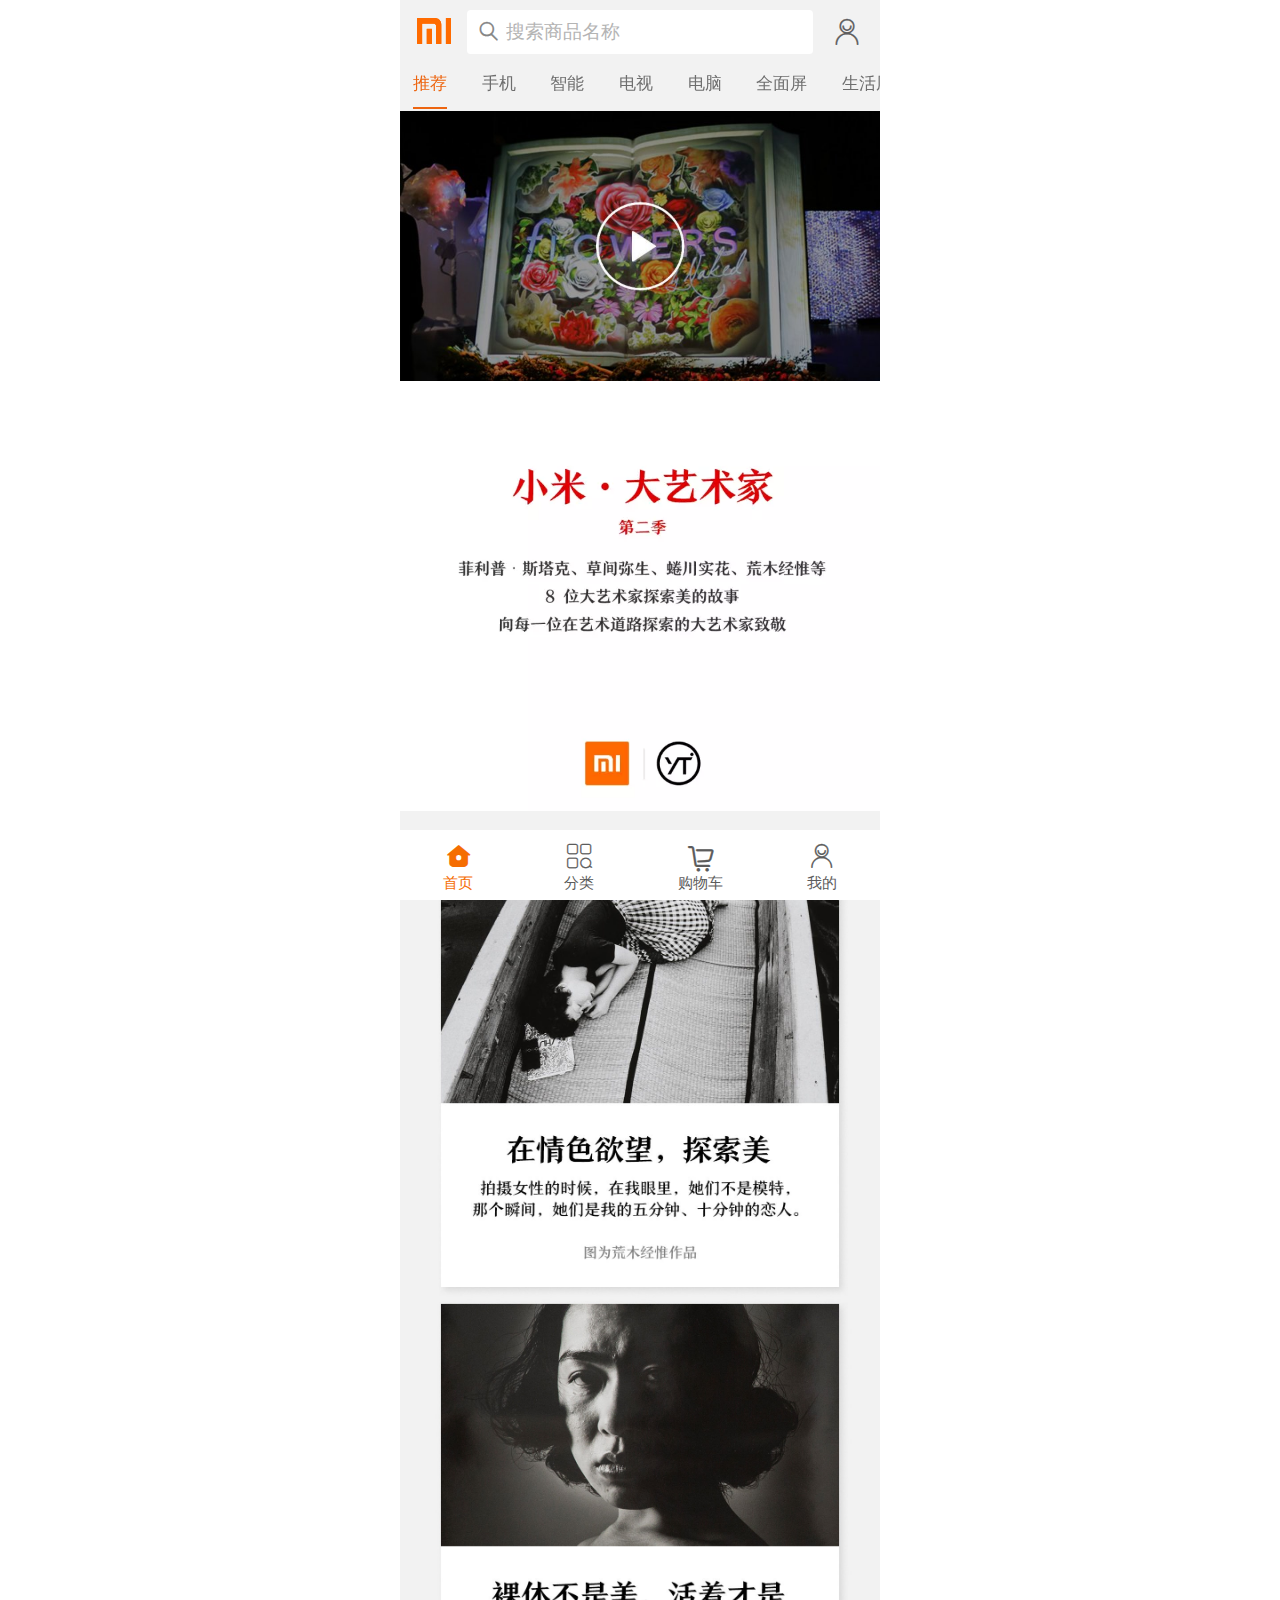
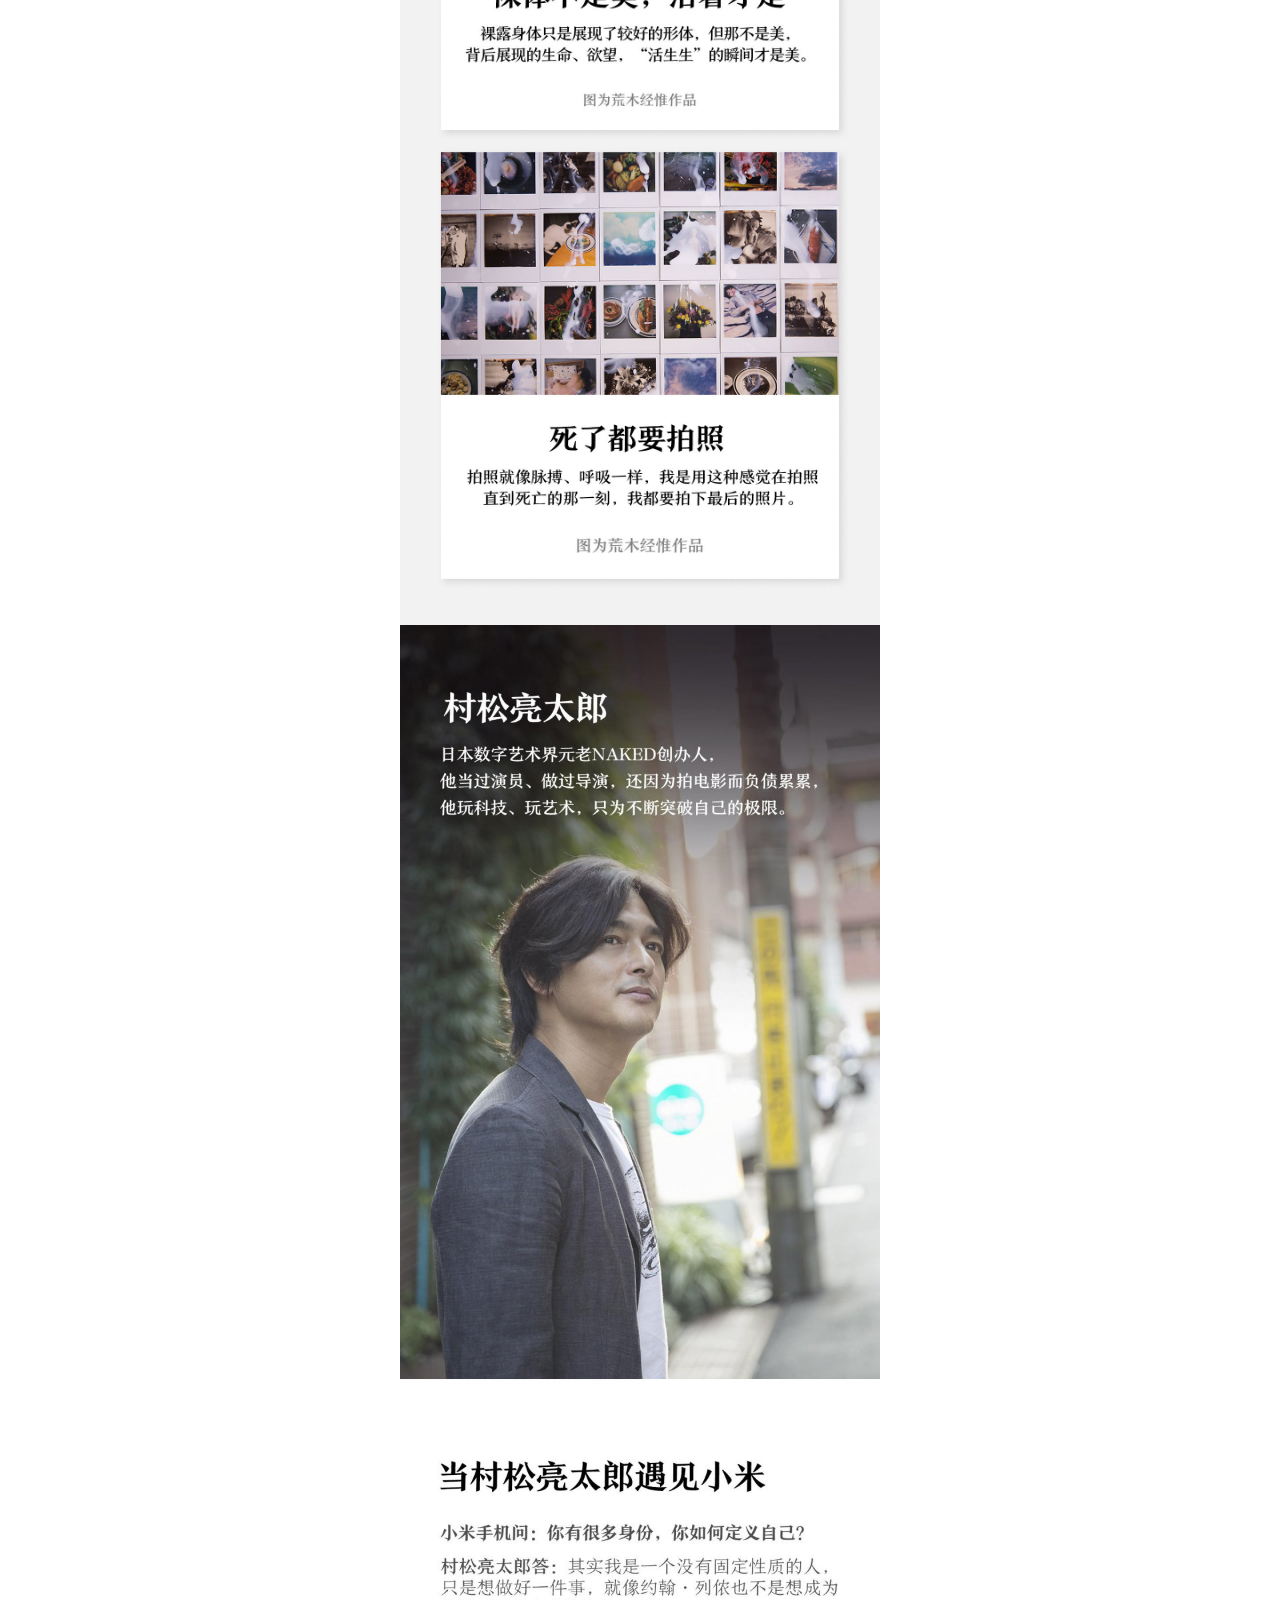
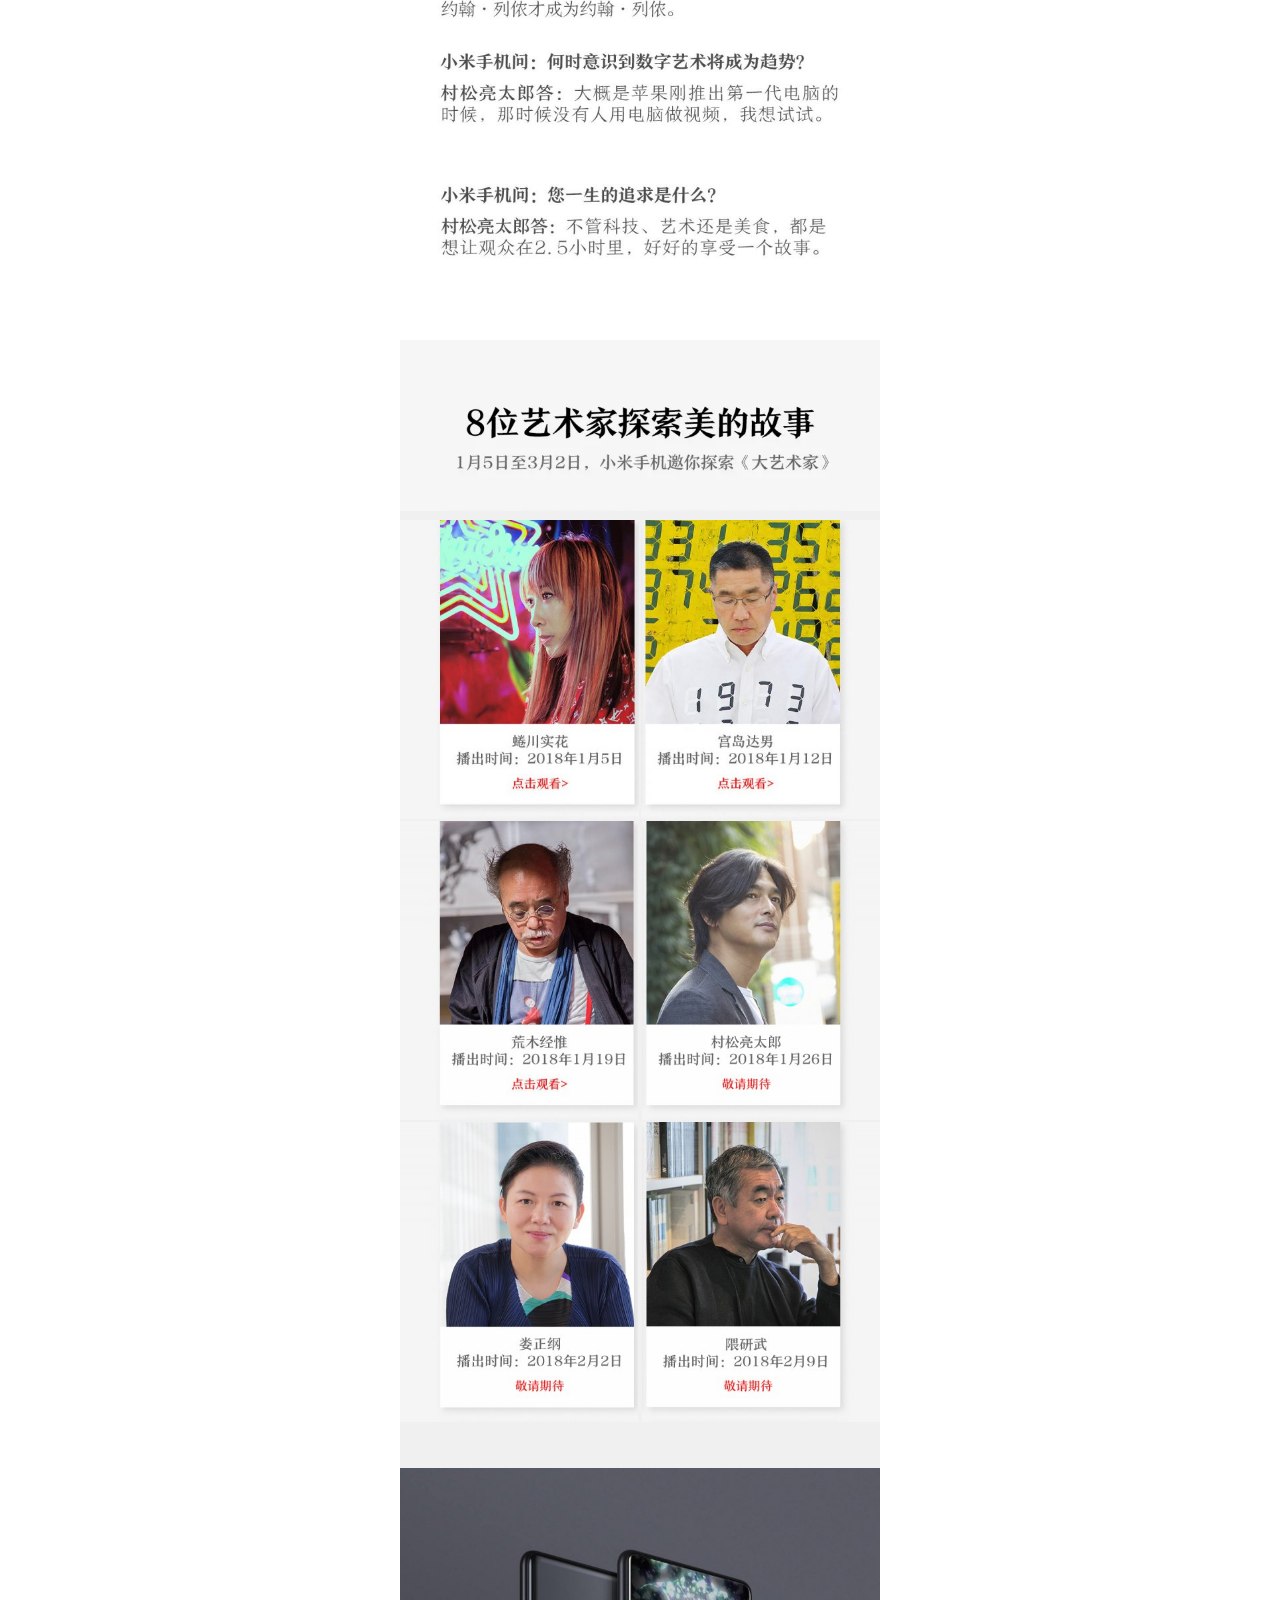
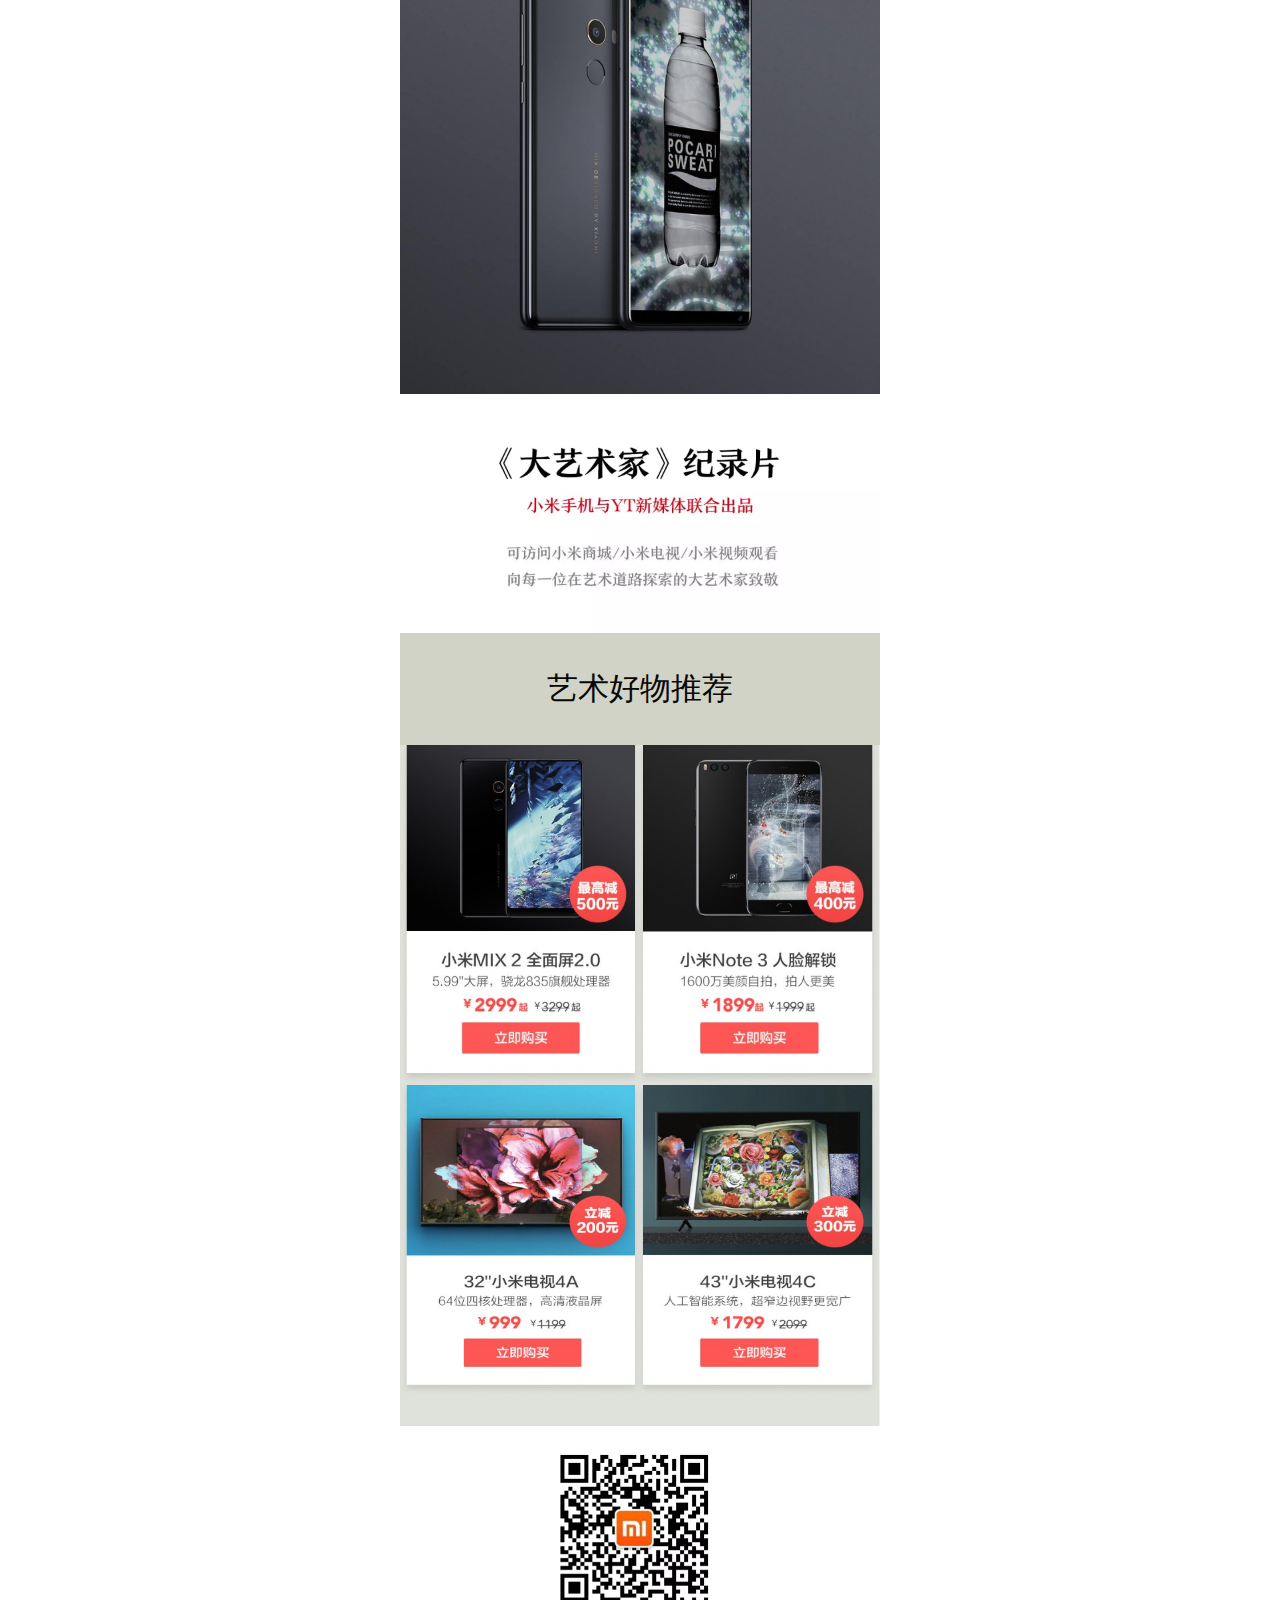
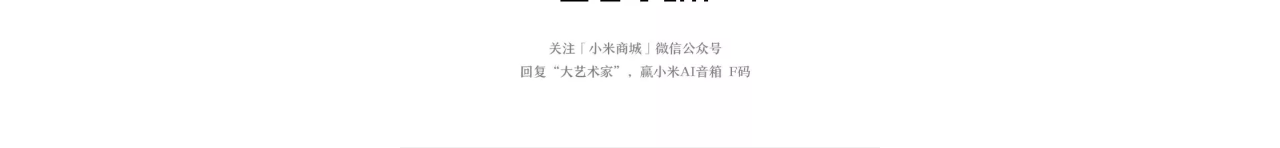
<file: submenu/art.html>
<!doctype html>
<html>
<head>
<meta charset="utf-8">
<meta name="viewport" content="width=device-width, initial-scale=1.0, minimum-scale=1.0, maximum-scale=1.0, user-scalable=yes">
<title>小米商城-小米官方网站，小米手机，红米手机</title>
<link rel="shortcut icon" type="image/icon" href="../favicon.ico"/>
<link rel="stylesheet" type="text/css" href="../style/m_base.css">
<link rel="stylesheet" type="text/css" href="../style/swiper-4.1.0.min.css">
<link rel="stylesheet" type="text/css" href="../style/art.css">
<link rel="stylesheet" type="text/css" href="../js/swiper-4.1.0.min.js">
<script src="../js/adaptive.js"></script>
</head>

<body>
<!--header-->
<header class="header">
    <div class="header-up">
        <div class="header-up-l">
             <img src="../images/head.png"/>
        </div>
        <div class="header-up-m">
            <form action="" method="post">
                <input type="search" placeholder="搜索商品名称"/>
                <button class="iconfont">&#xe627;</button>
            </form>
        </div>
        <div class="header-up-r">
             <a href="#" class="iconfont">&#xe64f;</a>
        </div>
    </div>
    <div class="header-down">
        <!-- Swiper -->
        <div class="swiper-container swiper-down">
           <div class="swiper-wrapper">
              <div class="swiper-slide"><a href="../index.html">推荐</a></div>
              <div class="swiper-slide"><a href="#">手机</a></div>
              <div class="swiper-slide"><a href="#">智能</a></div>
              <div class="swiper-slide"><a href="#">电视</a></div>
              <div class="swiper-slide"><a href="#">电脑</a></div>
              <div class="swiper-slide"><a href="#">全面屏</a></div>
              <div class="swiper-slide"><a href="#">生活周边</a></div>
              <div class="swiper-slide"><a href="#">盒子</a></div>
              <div class="swiper-slide"><a href="art.html">艺术</a></div>
           </div>
        </div>       
         <!-- Swiper JS -->
         <script src="../js/swiper-4.1.0.min.js"></script> 
         <script>
            var swiper = new Swiper('.swiper-down', {			
              slidesPerView: 'auto',
			  loopedSlides : 9,
              spaceBetween: 4,
	          freeMode : true,
              slideToClickedSlide: true,
              loop: true,
              loopFillGroupWithBlank: true,
              pagination: {
                el: '.swiper-pagination',
                clickable: true,
              },
            });
         </script>            
    </div>
</header>
<!--main-->
<div class="main">
      <!--section1-->
     <div class="section1">
           <img src="../images/art1.jpg"/>
           <img src="../images/art-1.jpg"/>
           <img src="../images/art3.jpg"/>
           <img src="../images/art2.jpg"/>
           <img src="../images/art4.jpg"/>
           <img src="../images/art5.jpg"/>
           <img src="../images/art7.jpg"/>
           <img src="../images/art7-1.jpg"/>
     </div>
     <!--section2-->
     <div class="section2">
          <a href="#"><img src="../images/art8.jpg"/></a>
          <a href="#"><img src="../images/art9.jpg"/></a>
          <a href="#"><img src="../images/art6.jpg"/></a>
          <a href="#"><img src="../images/art10.jpg"/></a>
          <a href="#"><img src="../images/art11.jpg"/></a>
          <a href="#"><img src="../images/art12.jpg"/></a>
     </div>
     <!--section3-->
     <div class="section3">
          <img src="../images/art15.jpg"/>
          <img src="../images/art14.jpg"/>
          <h2>艺术好物推荐</h2>
     </div> 
     <!--section4--> 
     <div class="section4">
         <a href="#"><img src="../images/art16.jpg"/></a>
          <a href="#"><img src="../images/art17.jpg"/></a>
          <a href="#"><img src="../images/art18.jpg"/></a>
          <a href="#"><img src="../images/art19.jpg"/></a>
     </div>
     <!--section5-->
     <div class="section5 clearfix">
          <img src="../images/art20.jpg"/> 
     </div>
</div>
<!--footer-->
<footer class="footer">
   <ul>
       <li><a href="#" class="footer-first">
           <i class="iconfont">&#xe6c9;</i>
           <p>首页</p>
       </a></li>
       <li><a href="#">
           <i class="iconfont">&#xe605;</i>
           <p>分类</p>
       </a></li>
       <li><a href="#">
           <i class="iconfont">&#xe607;</i>
           <p>购物车</p>
       </a></li>
       <li><a href="#">
           <i class="iconfont">&#xe64f;</i>
           <p>我的</p>
       </a></li>
   </ul>
</footer>

</body>
</html>
</file>
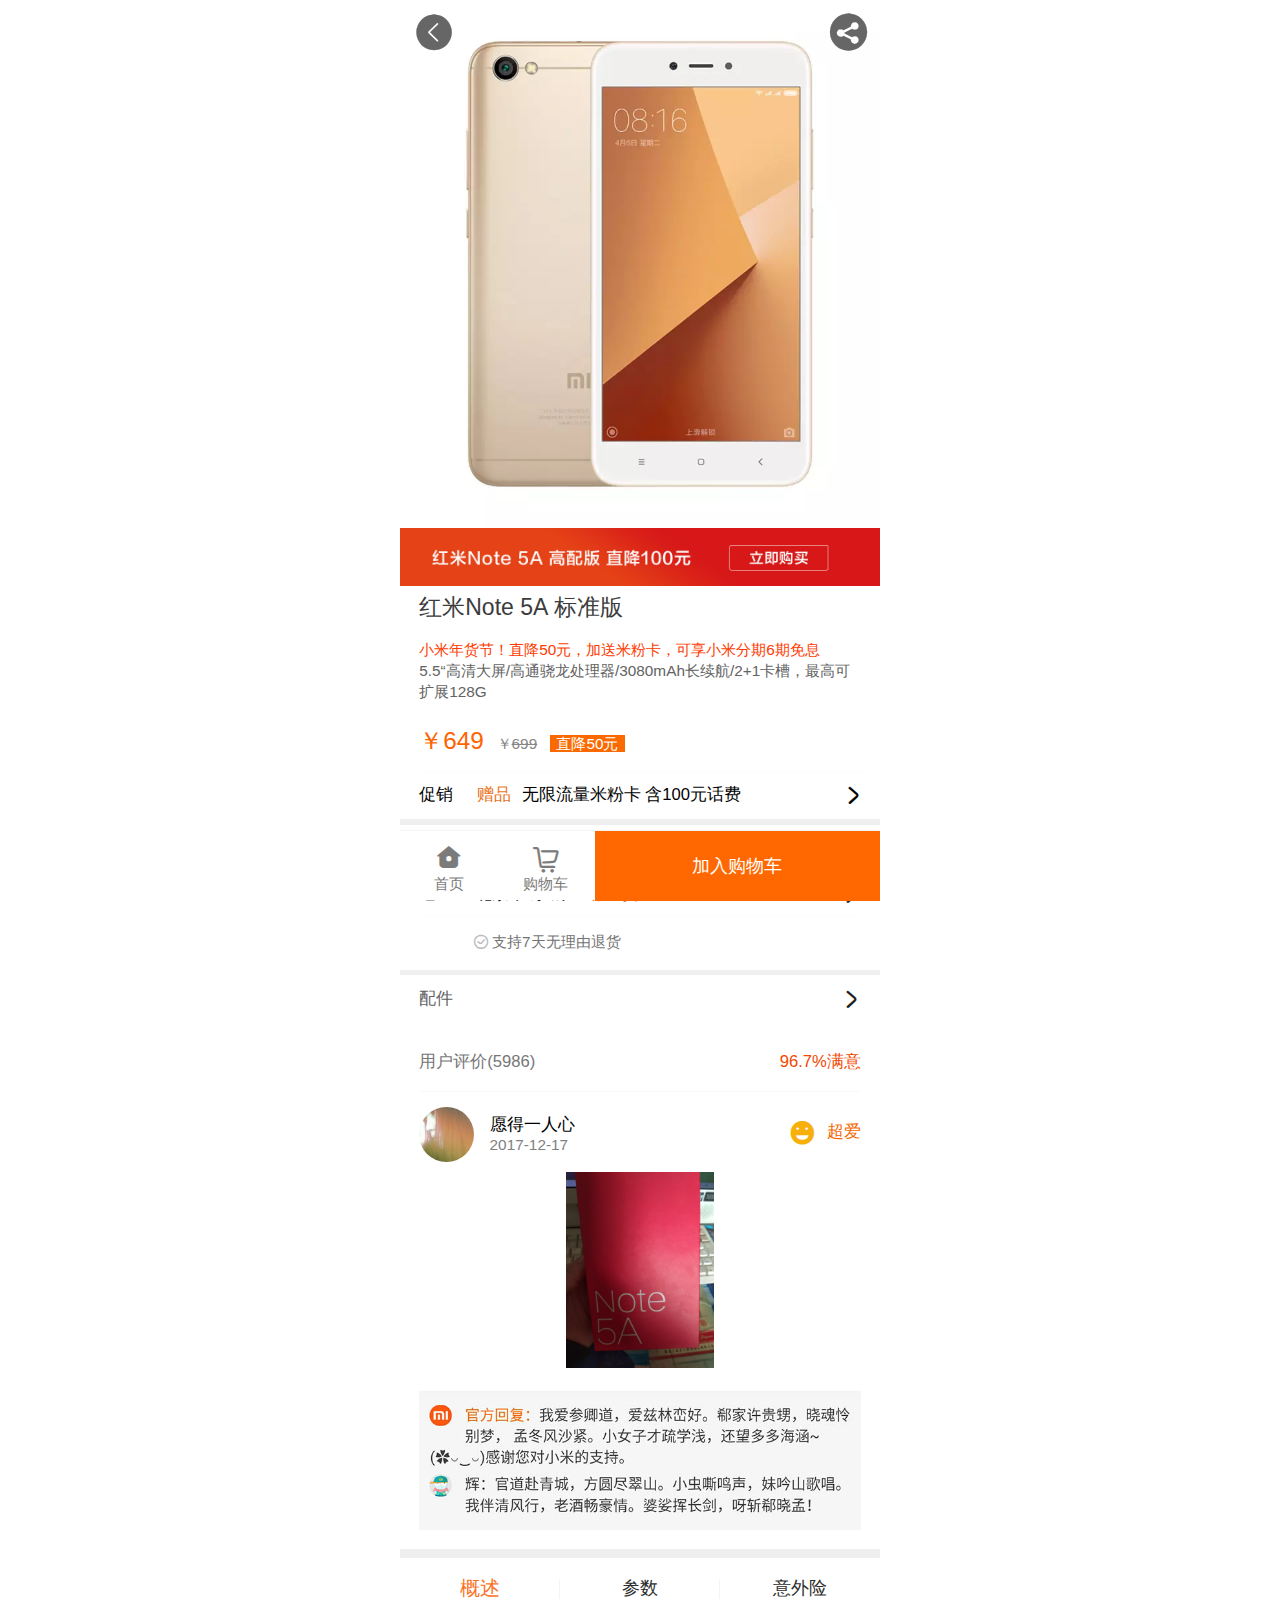
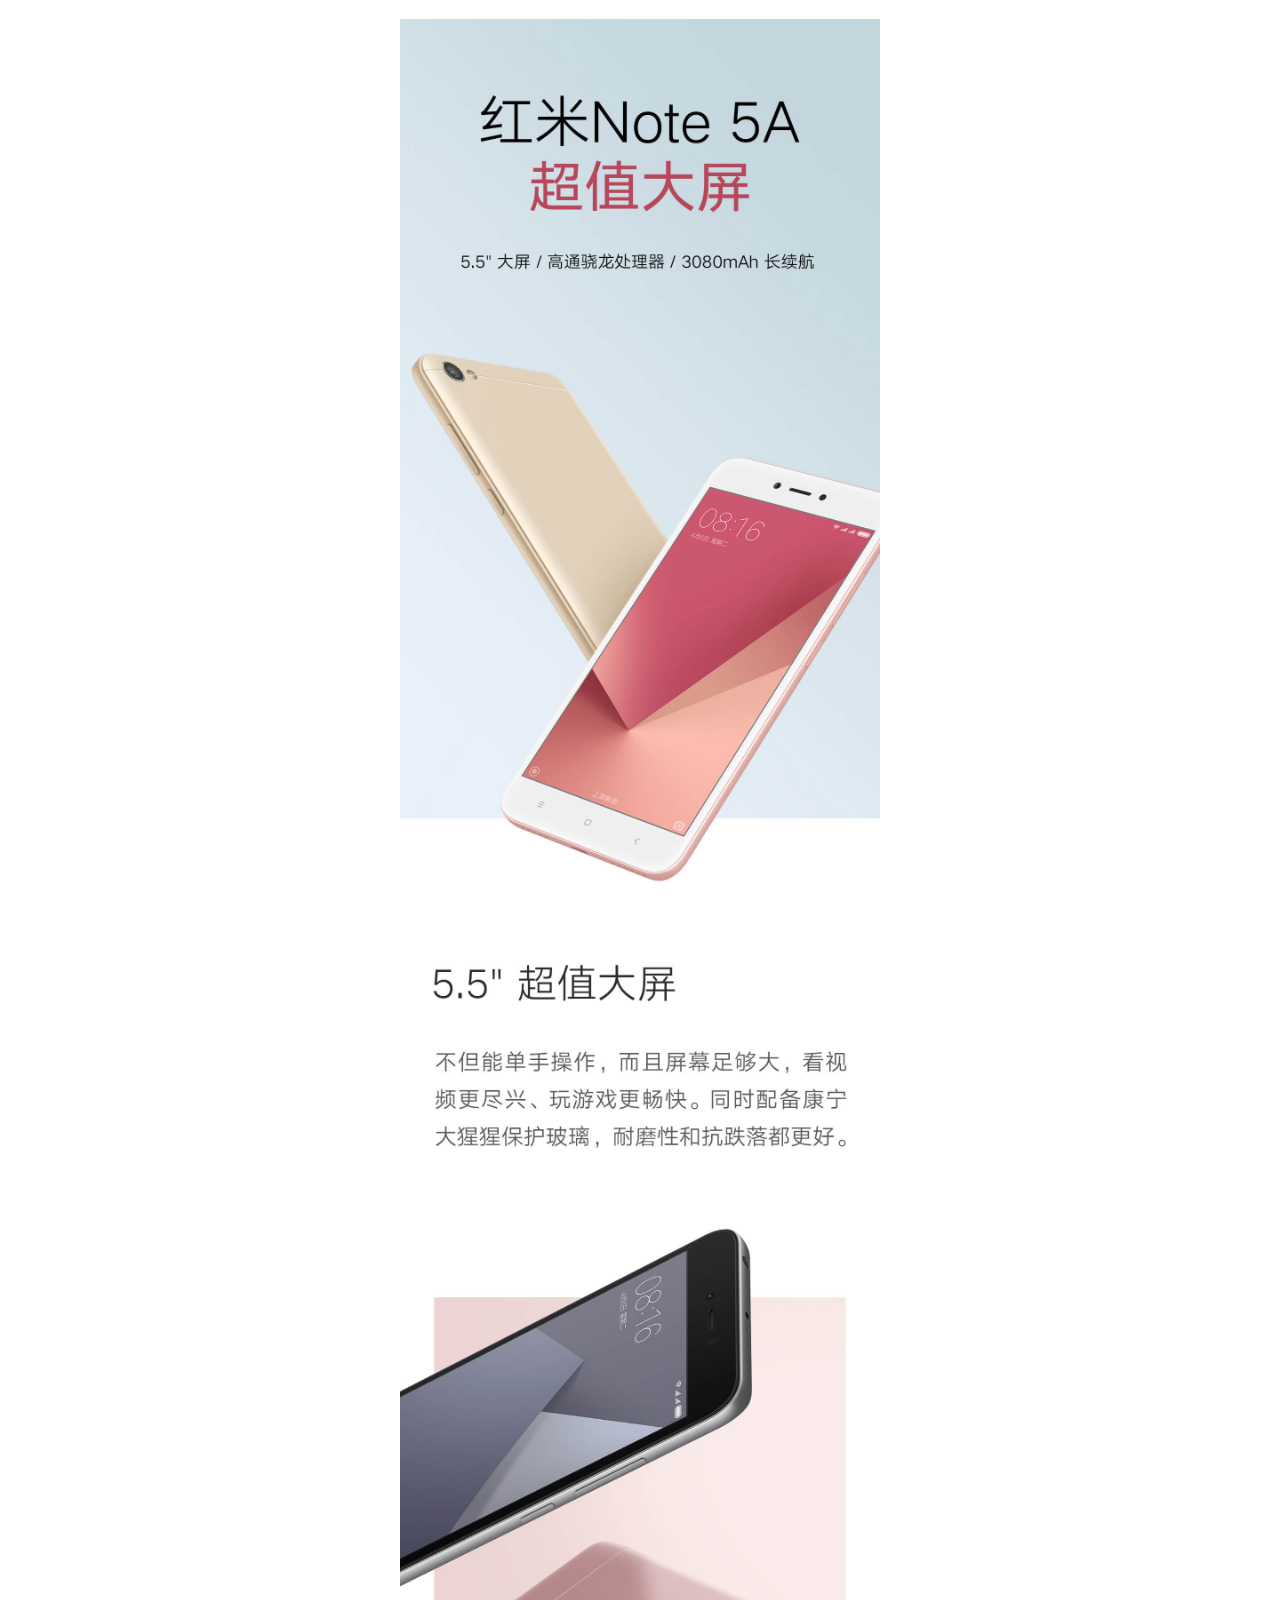
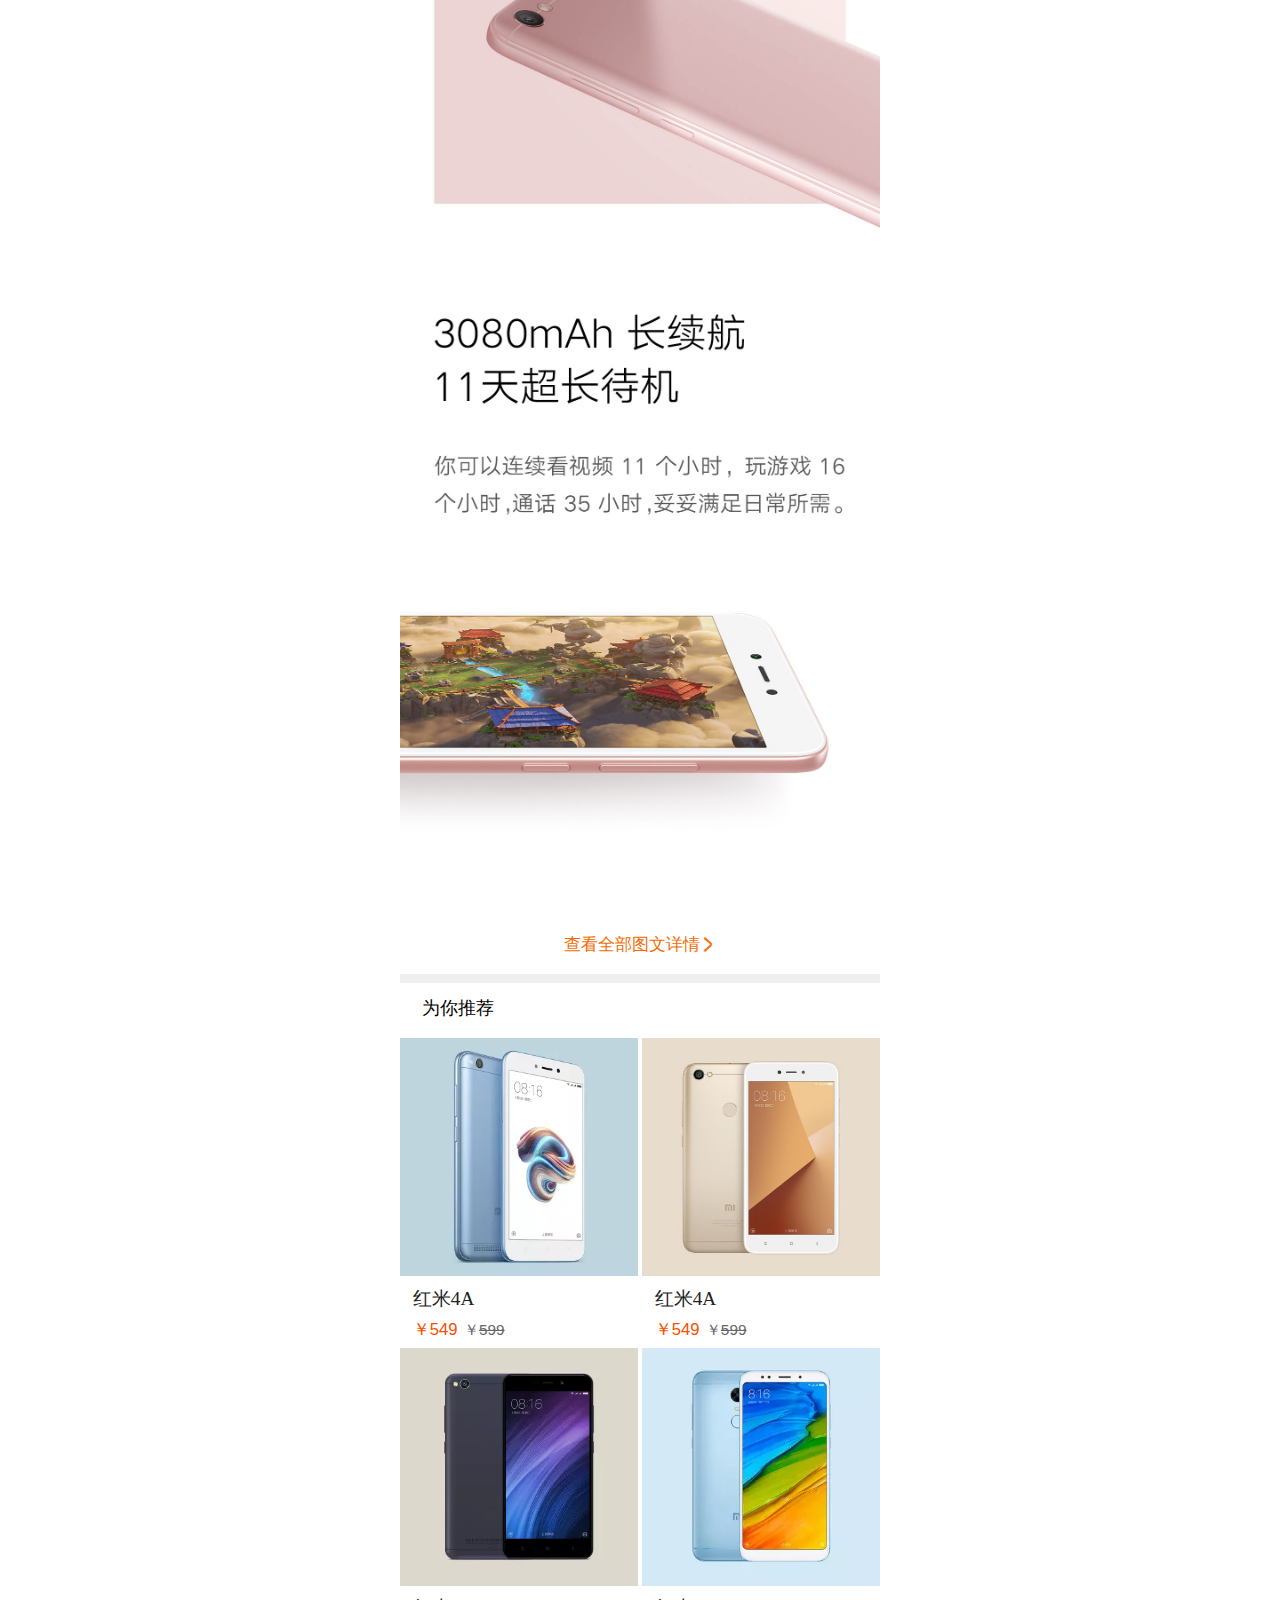
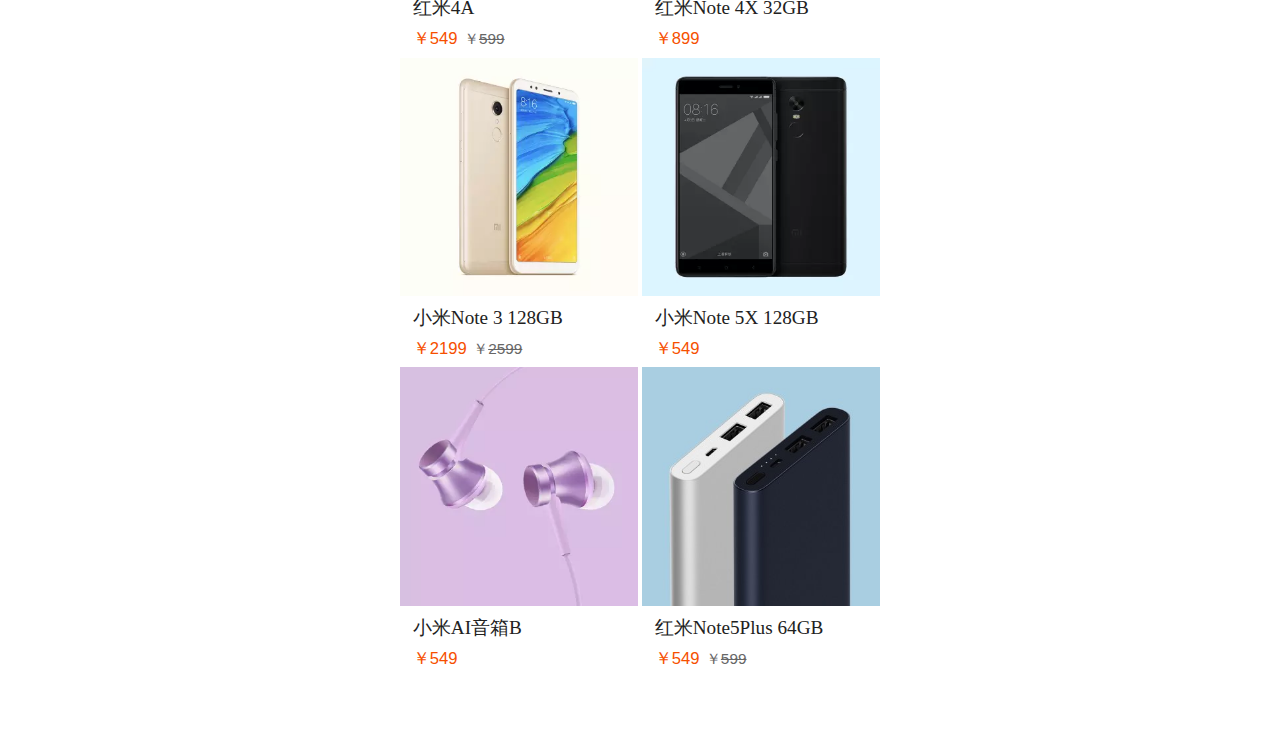
<file: submenu/detail.html>
<!doctype html>
<html>
<head>
<meta charset="utf-8">
<meta name="viewport" content="width=device-width, initial-scale=1.0, minimum-scale=1.0, maximum-scale=1.0, user-scalable=yes">
<title>小米商城-小米官方网站，小米手机，红米手机</title>
<link rel="shortcut icon" type="image/icon" href="../favicon.ico"/>
<link rel="stylesheet" type="text/css" href="../style/swiper-4.1.0.min.css">
<link rel="stylesheet" type="text/css" href="../style/m_base.css">
<link rel="stylesheet" type="text/css" href="../style/detail.css">
<link rel="stylesheet" type="text/css" href="../js/swiper-4.1.0.min.js">
<script src="../js/adaptive.js"></script>
<script src="../js/jquery-2.1.4.min.js"></script>
<script type="text/javascript">
$(document).ready(function() {  
    $(".list-nav li").click(function() {  
       $(".list-nav li a").removeClass("on");
	   $(this).children("a").addClass("on");
	   
	   $(".list-con").hide(0);
	   $(".list-con:eq(" + $(this).index() + ")").show(0);
    });   
  
});  
</script>
</head>

<body>
<div class="head">
     <a href="../index.html"><i class="iconfont">&#xe600;</i></a>
     <a href="#"><b class="iconfont">&#xe7b0;</b></a>
</div>
<div class="main">
     <!--m_banner-->
	<div class="m_banner">
    	<!--swiper插件开始-->
    	<div class="swiper-container swiper-banner">
            <div class="swiper-wrapper">
                <div class="swiper-slide slide-img"><img src="../images/detail2.jpg"></div>
                <div class="swiper-slide slide-img"><img src="../images/detail3.jpg"></div>
                <div class="swiper-slide slide-img"><img src="../images/detail4.jpg"></div>
            </div>
            <!-- 如果需要分页器 -->
            <div class="swiper-pagination banner-pag"></div>
  
		</div>
        <!--swiper插件结束-->
    </div>
    <!--m_banner end-->
    <div class="section1">
        <a href="#"><img src="../images/detail1.jpg"/></a>
        <h3>红米Note 5A 标准版</h3>
        <p class="section1-t"> <span> 小米年货节！直降50元，加送米粉卡，可享小米分期6期免息</span> 5.5“高清大屏/高通骁龙处理器/3080mAh长续航/2+1卡槽，最高可扩展128G</p>
        <p class="section1-m">￥649<span class="section1-m-l">￥<del>699</del></span><span class="section1-m-r">直降50元</span></p>
        <p class="section1-b"><a href="#">促销<span>赠品</span>无限流量米粉卡 含100元话费 <i class="iconfont">&#xe62e;</i></a></p>
    </div>
    <div class="section2">
         <h3><a href="#"><span>已选</span> 红米Note 5A 2GB+16GB 香槟金 x1<i class="iconfont">&#xe62e;</i></a></h3>
         <p class="section2-t"><a href="#"><span class="section2-t-l">送至</span> 北京市 东城区 <span class="section2-t-r"> 有现货</span><i class="iconfont">&#xe62e;</i></a></p>
         <p class="section2-b"><i class="iconfont">&#xe628;</i>支持7天无理由退货</p>
    </div>
    <!--section3-->
    <div class="section3">
       <h3><a href="#">配件<i class="iconfont">&#xe62e;</i></a></h3>
       <p><a href="#">用户评价(5986)<span>96.7%满意</span></a></p>
       <div class="section3-b">
           <h4 class="clearfix"><img src="../images/detail6.jpg"/></h4>
           <p class="clearfix"><span class="section3-b-l">愿得一人心</span><span class="section3-b-m">2017-12-17</span></p>
           <h2><i class="iconfont">&#xe608;</i>超爱</h2>
       </div>
       <div class="section3-d">
           <img src="../images/detail5.jpg" class="img"/>
           <img src="../images/detail-6.jpg"/>
       </div>
    </div>
    <!--list-->
    <div class="list">
         <ul class="list-nav">
              <li><a href="javascript:;" class="on">概述</a></li>
              <li><a href="javascript:;">参数</a></li>
              <li class="content"><a href="javascript:;">意外险</a></li>
         </ul>
       <!--list_nav end-->
       <div class="list-con" style="display:block;">
         <img src="../images/detail7.jpg"/>
         <img src="../images/detail8.jpg"/>
         <img src="../images/detail9.jpg"/>
         <a href="#">查看全部图文详情<i class="iconfont">&#xe62e;</i></a>
      </div>
      <div class="list-con" style="display:none;">
           <img src="../images/detail10.jpg"/>
           <img src="../images/detail11.jpg"/>
           <img src="../images/detail13.jpg"/>
           <img src="../images/detail14.jpg"/>
           <img src="../images/detail15.jpg"/>
           <img src="../images/detail16.jpg"/>
           <img src="../images/detail17.jpg"/>
           <img src="../images/detail18.jpg"/>
           <img src="../images/detail19.jpg"/>
           <img src="../images/detail20.jpg"/>
           <img src="../images/detail21.jpg"/>
      </div>
      <div class="list-con" style="display:none;">
           <img src="../images/detail30.jpg"/>
           <img src="../images/detail31.jpg"/>
           <img src="../images/detail32.jpg"/>
      </div>
   </div>
   <div class="section4">
        <h3>为你推荐</h3>
         <ul> 
             <li><a href="#">
                <img src="../images/detail22.jpg"> 
                <h3>红米4A</h3>
                <div class="price">
                     <em>￥</em>549<span><em>￥</em><del>599</del></span>
                </div>
             </a></li>
             <li><a href="#">
                <img src="../images/detail23.jpg"> 
                <h3>红米4A</h3>
                <div class="price">
                     <em>￥</em>549<span><em>￥</em><del>599</del></span>
                </div>
             </a></li>
             <li><a href="#">
                <img src="../images/detail24.jpg"> 
                <h3>红米4A</h3>
                <div class="price">
                     <em>￥</em>549<span><em>￥</em><del>599</del></span>
                </div>
             </a></li>
             <li><a href="#">
                <img src="../images/detail25.jpg">
                <h3>红米Note 4X 32GB</h3>
                <div class="price">
                     <em>￥</em>899
                </div>
             </a></li>
             <li><a href="#">
                <img src="../images/detail26.jpg">
                <h3>小米Note 3 128GB</h3>
                <div class="price">
                     <em>￥</em>2199<span><em>￥</em><del>2599</del></span>
                </div>
             </a></li>
             <li><a href="#">
                 <img src="../images/detail27.jpg">
                 <h3>小米Note 5X 128GB</h3>
                <div class="price">
                     <em>￥</em>549
                </div>
             </a></li>
             <li><a href="#">
                 <img src="../images/detail28.jpg">
                 <h3>小米AI音箱B</h3>
                <div class="price">
                     <em>￥</em>549
                </div>
             </a></li>
             <li><a href="#">
                 <img src="../images/detail29.jpg">
                 <h3>红米Note5Plus 64GB</h3>
                <div class="price">
                     <em>￥</em>549<span><em>￥</em><del>599</del></span>
                </div>
             </a></li>
         </ul>
   </div>
</div>
<div class="foot">
     <ul>
       <li class="foot-first"><a href="#">
           <i class="iconfont">&#xe6c9;</i>
           <p>首页</p>
       </a></li>
       <li class="foot-second"><a href="#">
           <i class="iconfont">&#xe607;</i>
           <p>购物车</p>
       </a></li>
       <li class="foot-third"><a href="#">
           加入购物车
       </a></li>
   </ul>
</div>
<script src="../js/swiper-4.1.0.min.js"></script>
 <script>        
  var mySwiper = new Swiper ('.swiper-banner', {
    direction: 'horizontal',
    loop: true,
    autoplay:true,
	 autoplay: {
    delay: 3000,
    stopOnLastSlide: false,
    disableOnInteraction:false,
    },
    // 如果需要分页器
    pagination: {
      el: '.swiper-pagination',
	  clickable :true,
    },
    
    // 如果需要前进后退按钮
    navigation: {
      nextEl: '.swiper-button-next',
      prevEl: '.swiper-button-prev',
    },
    
    
  })       
  </script>
  <script>
    var swiper = new Swiper('.swiper-notice', {
      direction: 'vertical',
	  autoplay:true,
	  loop:true,
	 autoplay: {
		delay: 3000,
		stopOnLastSlide: false,
		disableOnInteraction:false,
		},
     
    });
  </script>
</body>
</html>
</file>
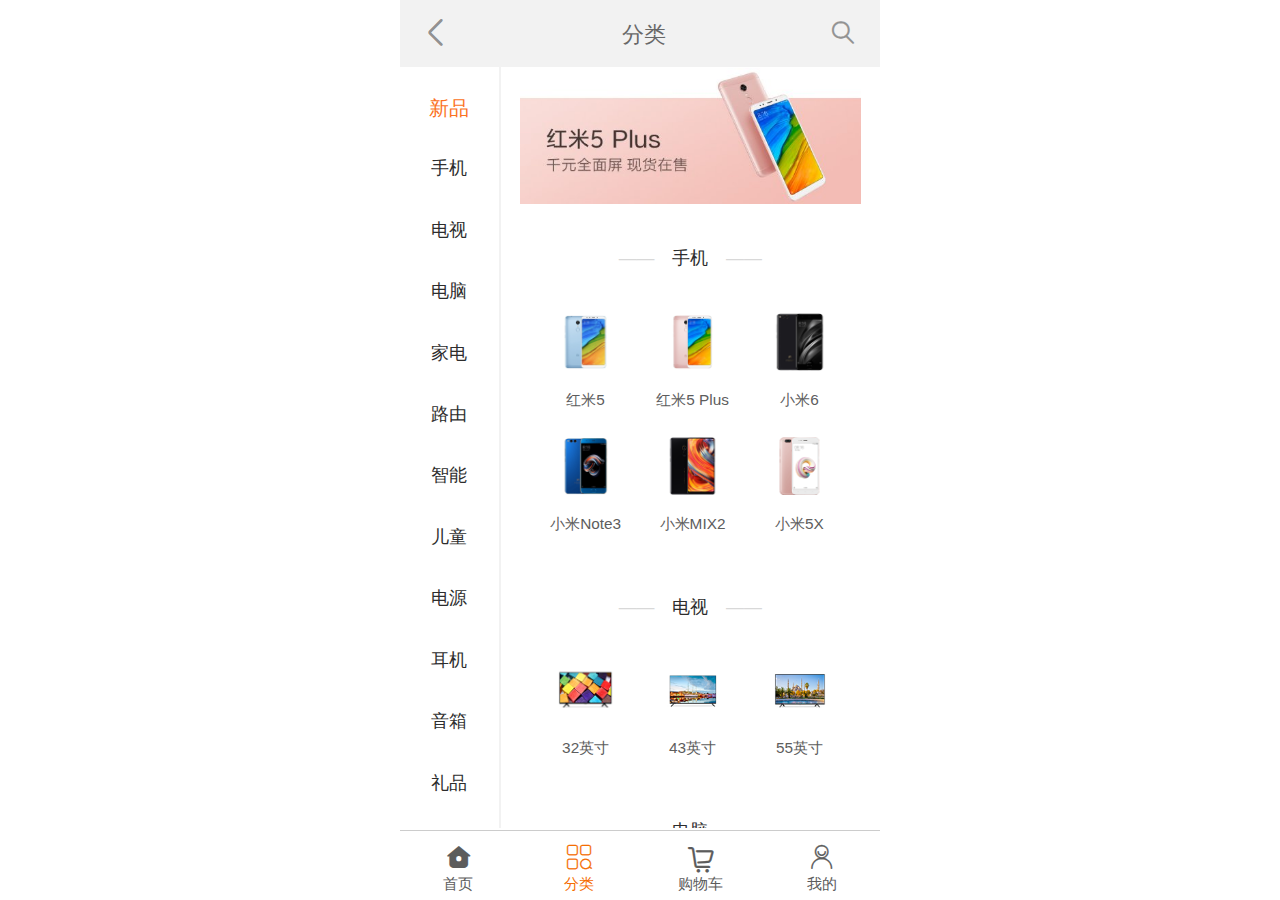
<file: submenu/list.html>
<!doctype html>
<html>
<head>
<meta charset="utf-8">
<meta name="viewport" content="width=device-width, initial-scale=1.0, minimum-scale=1.0, maximum-scale=1.0, user-scalable=yes">
<title>小米商城-小米官方网站，小米手机，红米手机</title>
<link rel="shortcut icon" type="image/icon" href="../favicon.ico"/>
<link rel="stylesheet" type="text/css" href="../style/swiper-4.1.0.min.css">
<link rel="stylesheet" type="text/css" href="../style/m_base.css">
<link rel="stylesheet" type="text/css" href="../style/list.css">
<script src="../js/adaptive.js"></script>
<script src="../js/jquery-2.1.4.min.js"></script>
<script type="text/javascript">
$(document).ready(function() {  
    $(".list-nav li").click(function() {  
       $(".list-nav li a").removeClass("on");
	   $(this).children("a").addClass("on");
	   
	   $(".list-con").hide(0);
	   $(".list-con:eq(" + $(this).index() + ")").show(0);
    });   
  
});  
</script>
</head>

<body>
<!--header-->
<header class="list_header">
     <i class="iconfont"><a href="../index.html">&#xe624;</a></i><span>分类</span><b class="iconfont"><a href="#">&#xe627;</a></b>
</header>
<!--list部分-->
<div class="list-main">
     <ul class="list-nav">
          <li><a href="javascript:;" class="on">新品</a></li>
          <li><a href="javascript:;">手机</a></li>
          <li><a href="javascript:;">电视</a></li>
          <li><a href="javascript:;">电脑</a></li>
          <li><a href="javascript:;">家电</a></li>
          <li><a href="javascript:;">路由</a></li>
          <li><a href="javascript:;">智能</a></li>
          <li><a href="javascript:;">儿童</a></li>
          <li><a href="javascript:;">电源</a></li>
          <li><a href="javascript:;">耳机</a></li>
          <li><a href="javascript:;">音箱</a></li>
          <li><a href="javascript:;">礼品</a></li>
          <li><a href="javascript:;">生活</a></li>
          <li><a href="javascript:;">米粉卡</a></li>
          <li><a href="javascript:;">零售店</a></li>
          
     </ul>
   <!--list_nav end-->
   <!--list_con-->
    <div class="list-con" style="display:block;">
    	<!--cat_banner-->
        <div class="cat_banner">
            <a href="#"><img src="../images/list.jpg"></a>
        </div>
         <!--cat_banner end-->
         <dl class="cat_zc">
              <dt><span style="margin-right:0.2rem;">——</span> 手机 <span style="margin-left:0.2rem               ;">——</span></dt>
              <dd >
               <ul>
                <li><a href="#"><img src="../images/list1.png"><span>红米5</span></a></li>
                <li><a href="#"> <img src="../images/list4.png"> <span>小米Note3</span> </a> </li>
                <li><a href="#"> <img src="../images/list2.png"> <span>红米5 Plus</span> </a> </li>
                <li><a href="#"> <img src="../images/list3.png"> <span>小米MIX2</span> </a> </li>
                <li><a href="#"> <img src="../images/list5.png"> <span>小米6</span> </a> </li>
                <li><a href="#"> <img src="../images/list6.png"> <span>小米5X</span> </a> </li>
               </ul>  
              </dd> 
         </dl>   
         <dl class="cat_zc">
              <dt><span style="margin-right:0.2rem;">——</span> 电视 <span style="margin-left:0.2rem               ;">——</span></dt>
              <dd >
               <ul>
                <li><a href="#"><img src="../images/list12.png"><span>32英寸</span></a></li>
                <li><a href="#"> <img src="../images/list9.png"> <span>43英寸</span> </a> </li>
                <li><a href="#"> <img src="../images/list11.png"> <span>55英寸</span> </a> </li>
               </ul>  
              </dd> 
         </dl>  
         
         <dl class="cat_zc">
              <dt><span style="margin-right:0.2rem;">——</span> 电脑 <span style="margin-left:0.2rem               ;">——</span></dt>
              <dd >
               <ul>
                <li><a href="#"><img src="../images/list12.png"><span>笔记本Pro</span></a></li>
                <li><a href="#"> <img src="../images/list10.png"> <span>笔记本13.3</span> </a> </li>
               </ul>  
              </dd> 
         </dl>
         <h3><a href="#">进入手机分会场</a></h3>    
    </div>
    
   <!--list_con-->
    <div class="list-con" style="display:none;">
    	<!--cat_banner-->
        <div class="cat_banner">
            <a href="#"><img src="../images/list7.jpg"></a>
        </div>
         <!--cat_banner end-->
         <dl class="cat_zc">
              <dt><span style="margin-right:0.2rem;">——</span> 小米手机 <span style="margin-left:0.2rem               ;">——</span></dt>
              <dd >
               <ul>
                <li><a href="#"><img src="../images/list13.jpg"><span>红米5</span></a></li>
                <li><a href="#"> <img src="../images/list14.png"> <span>小米Note3</span> </a> </li>
                <li><a href="#"> <img src="../images/list15.png"> <span>红米5 Plus</span> </a> </li>
                <li><a href="#"> <img src="../images/list16.png"> <span>小米MIX2</span> </a> </li>
                <li><a href="#"> <img src="../images/list18.png"> <span>小米6</span> </a> </li>
                <li><a href="#"> <img src="../images/list19.png"> <span>小米5X</span> </a> </li>
               </ul>  
              </dd> 
         </dl>   
         <dl class="cat_zc">
              <dt><span style="margin-right:0.2rem;">——</span> 电视 <span style="margin-left:0.2rem               ;">——</span></dt>
              <dd >
               <ul>
                <li><a href="#"><img src="../images/list12.png"><span>32英寸</span></a></li>
                <li><a href="#"> <img src="../images/list9.png"> <span>43英寸</span> </a> </li>
                <li><a href="#"> <img src="../images/list11.png"> <span>55英寸</span> </a> </li>
               </ul>  
              </dd> 
         </dl>  
         
         <dl class="cat_zc">
              <dt><span style="margin-right:0.2rem;">——</span> 电脑 <span style="margin-left:0.2rem               ;">——</span></dt>
              <dd >
               <ul>
                <li><a href="#"><img src="../images/list12.png"><span>笔记本Pro</span></a></li>
                <li><a href="#"> <img src="../images/list11.png"> <span>笔记本13.3</span> </a> </li>
               </ul>  
              </dd> 
         </dl>
         <h3><a href="#">进入电视频道</a></h3>     
    </div>
    <!--list_con-->
    <div class="list-con" style="display:none;">
    	<!--cat_banner-->
        <div class="cat_banner">
            <a href="#"><img src="../images/list27.jpg"></a>
        </div>
         <!--cat_banner end-->
         <dl class="cat_zc">
              <dt><span style="margin-right:0.2rem;">——</span> 移动4G+专区 <span style="margin-left:0.2rem               ;">——</span></dt>
              <dd >
               <ul>
                <li><a href="#"><img src="../images/list21.png"><span>红米5</span></a></li>
                <li><a href="#"> <img src="../images/list22.png"> <span>小米Note3</span> </a> </li>
                <li><a href="#"> <img src="../images/list23.png"> <span>红米5 Plus</span> </a> </li>
                <li><a href="#"> <img src="../images/list24.png"> <span>小米MIX2</span> </a> </li>
                <li><a href="#"> <img src="../images/list25.png"> <span>小米6</span> </a> </li>
                <li><a href="#"> <img src="../images/list26.png"> <span>小米5X</span> </a> </li>
               </ul>  
              </dd> 
         </dl>   
         <dl class="cat_zc">
              <dt><span style="margin-right:0.2rem;">——</span> 电视 <span style="margin-left:0.2rem               ;">——</span></dt>
              <dd >
               <ul>
                <li><a href="#"><img src="../images/list12.png"><span>32英寸</span></a></li>
                <li><a href="#"> <img src="../images/list9.png"> <span>43英寸</span> </a> </li>
                <li><a href="#"> <img src="../images/list11.png"> <span>55英寸</span> </a> </li>
               </ul>  
              </dd> 
         </dl>  
         
         <dl class="cat_zc">
              <dt><span style="margin-right:0.2rem;">——</span> 电脑 <span style="margin-left:0.2rem               ;">——</span></dt>
              <dd >
               <ul>
                <li><a href="#"><img src="../images/list12.png"><span>笔记本Pro</span></a></li>
                <li><a href="#"> <img src="../images/list11.png"> <span>笔记本13.3</span> </a> </li>
               </ul>  
              </dd> 
         </dl>
         <h3><a href="#">进入笔记本分会场</a></h3>     
    </div>
  <!--category_con end-->
</div>
<!--footer-->
<footer class="footer" style="border-top:1px solid #CCC;">
   <ul>
       <li><a href="#">
           <i class="iconfont">&#xe6c9;</i>
           <p>首页</p>
       </a></li>
       <li><a href="#" class="footer-first">
           <i class="iconfont">&#xe605;</i>
           <p>分类</p>
       </a></li>
       <li><a href="#">
           <i class="iconfont">&#xe607;</i>
           <p>购物车</p>
       </a></li>
       <li><a href="#">
           <i class="iconfont">&#xe64f;</i>
           <p>我的</p>
       </a></li>
   </ul>
</footer>


</body>
</html>
</file>
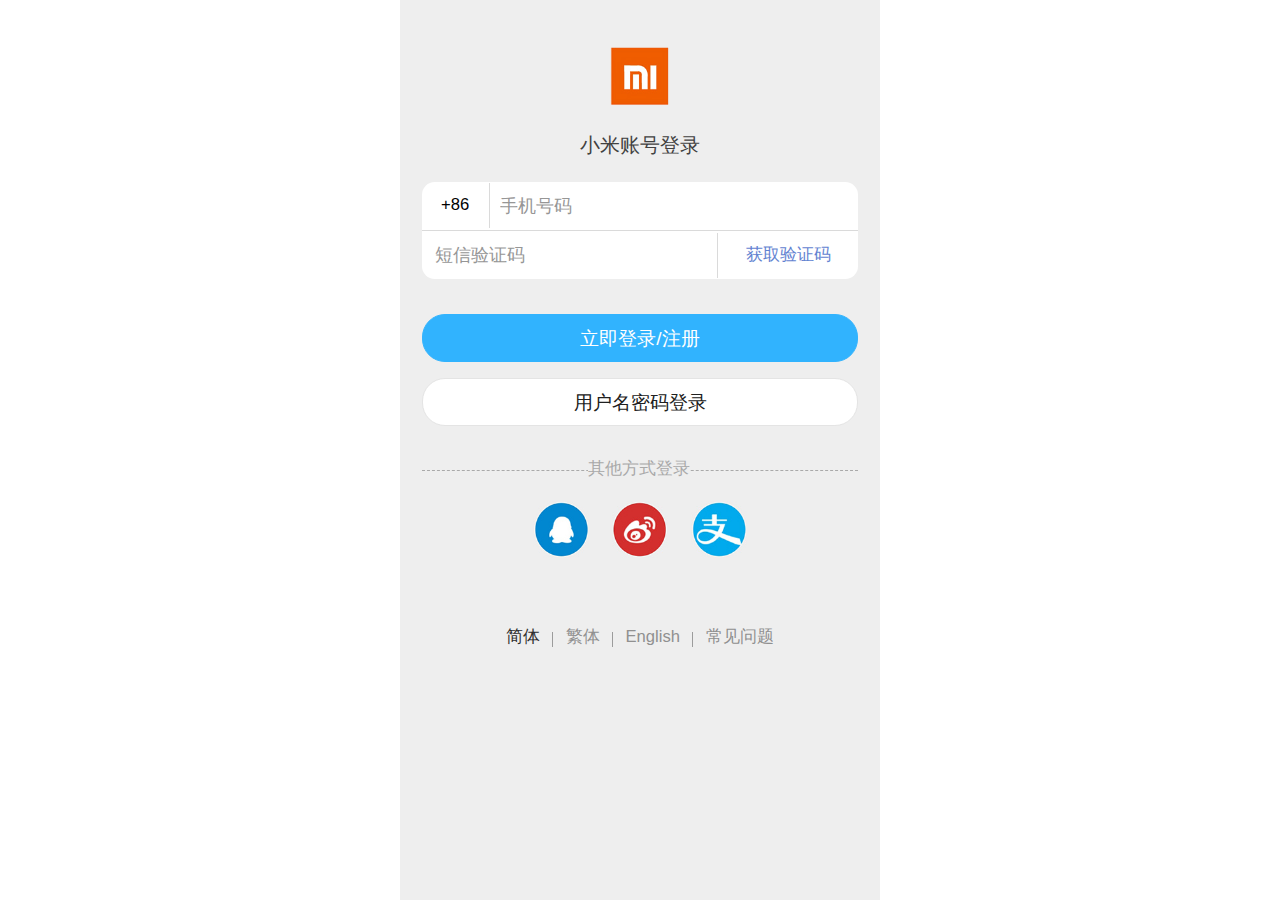
<file: submenu/login.html>
<!doctype html>
<html>
<head>
<meta charset="utf-8">
<meta name="viewport" content="width=device-width, initial-scale=1.0, minimum-scale=1.0, maximum-scale=1.0, user-scalable=yes">
<title>小米账号 -登录</title> 
<link rel="stylesheet" type="text/css" href="../style/m_base.css">
<link rel="stylesheet" type="text/css" href="../style/login.css">
<script src="../js/adaptive.js"></script>
</head>

<body>
     <!--main-->  
       <div class="main">
       		
           <!--head-->
          <div class="head">
             <img src="../images/login.jpg"/>
             <p>小米账号登录</p>
          </div>
          <div class="section1">
              <form>
                   <input class="main-t" type="text" placeholder="手机号码"/>
                    <p>+86</p>
                   <input class="main-b" type="text" placeholder="短信验证码"/>
                   <a href="#">获取验证码</a> 
              </form>
          </div>
          <div class="section2">
              <a href="../index.html"><h3>立即登录/注册</h3></a>
              <a href="login2.html"><p>用户名密码登录</p></a>
          </div>
          <div class="section3">
               <h3>其他方式登录</h3>
               <ul>
                   <li><a href="#"><img src="../images/login1.jpg"/></a></li>
                   <li><a href="#"><img src="../images/login2.jpg"/></a></li>
                   <li><a href="#"><img src="../images/login3.jpg"/></a></li>
               </ul>
          </div>
          <!--foot部分-->
          <div class="foot">
             <p><span class="word">简体</span><span>繁体</span><span>English</span><span>常见问题</span></p>
          </div> 
        
     </div>
</body>
</html>
</file>
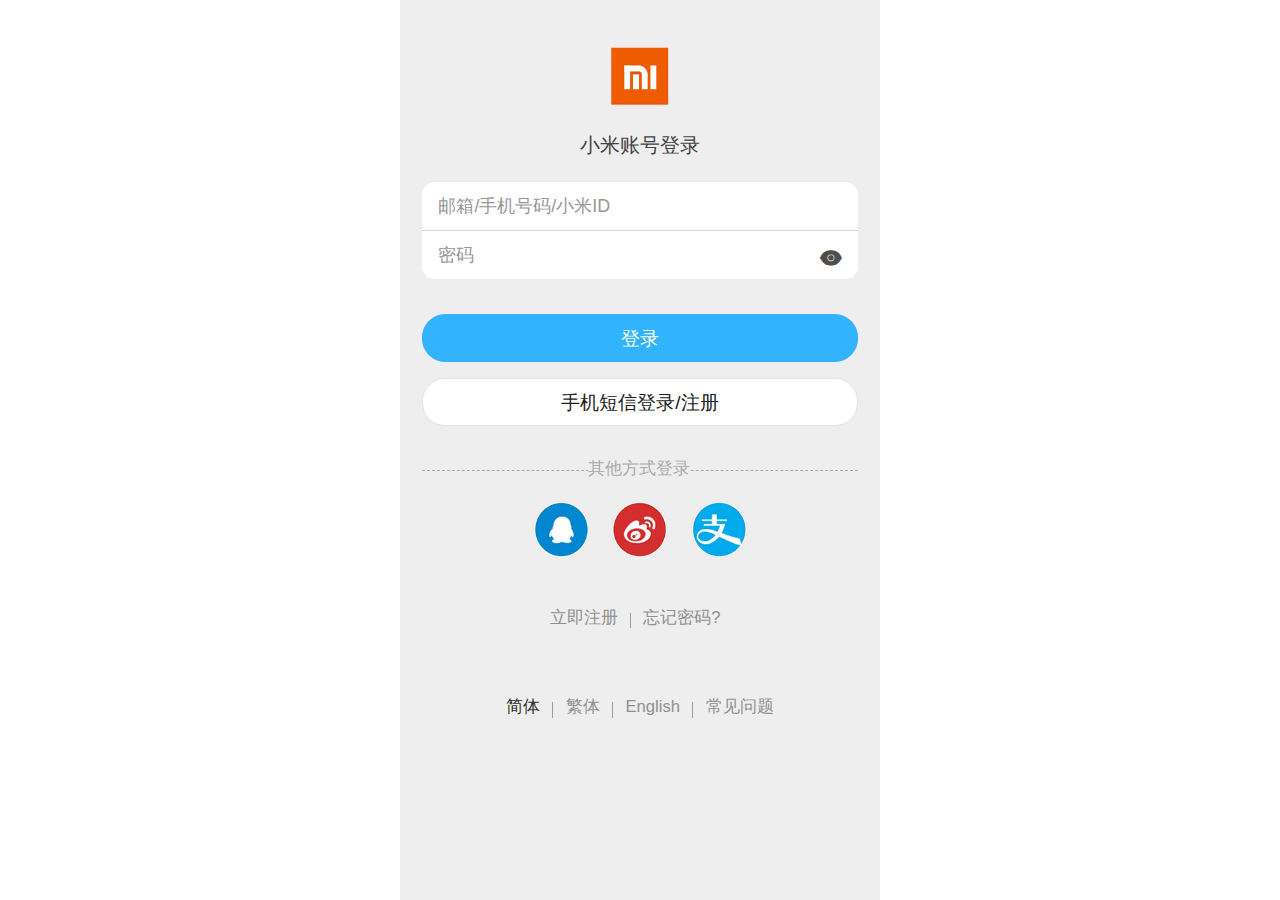
<file: submenu/login2.html>
<!doctype html>
<html>
<head>
<meta charset="utf-8">
<meta name="viewport" content="width=device-width, initial-scale=1.0, minimum-scale=1.0, maximum-scale=1.0, user-scalable=yes">
<title>小米账号 -登录</title> 
<link rel="stylesheet" type="text/css" href="../style/m_base.css">
<link rel="stylesheet" type="text/css" href="../style/login2.css">
<script src="../js/adaptive.js"></script>
</head>

<body>
     <!--main-->  
       <div class="main">
       		
           <!--head-->
          <div class="head">
             <img src="../images/login.jpg"/>
             <p>小米账号登录</p>
          </div>
          <div class="section1">
              <form>
                   <input class="main-t" type="text" placeholder="邮箱/手机号码/小米ID"/>
                   <input class="main-b" type="text" placeholder="密码"/>
                   <i class="iconfont">&#xe67b;</i> 
              </form>
          </div>
          <div class="section2">
              <a href="../index.html"><h3>登录</h3></a>
              <a href="login.html"><p>手机短信登录/注册</p></a>
          </div>
          <div class="section3">
               <h3>其他方式登录</h3>
               <ul>
                   <li><a href="#"><img src="../images/login1.jpg"/></a></li>
                   <li><a href="#"><img src="../images/login2.jpg"/></a></li>
                   <li><a href="#"><img src="../images/login3.jpg"/></a></li>
               </ul>
          </div>
          <div class="section4">
               <a href="#">立即注册</a><a href="#">忘记密码?</a>
          </div>
          <!--foot部分-->
          <div class="foot">
             <p><span class="word">简体</span><span>繁体</span><span>English</span><span>常见问题</span></p>
          </div> 
        
     </div>
</body>
</html>
</file>
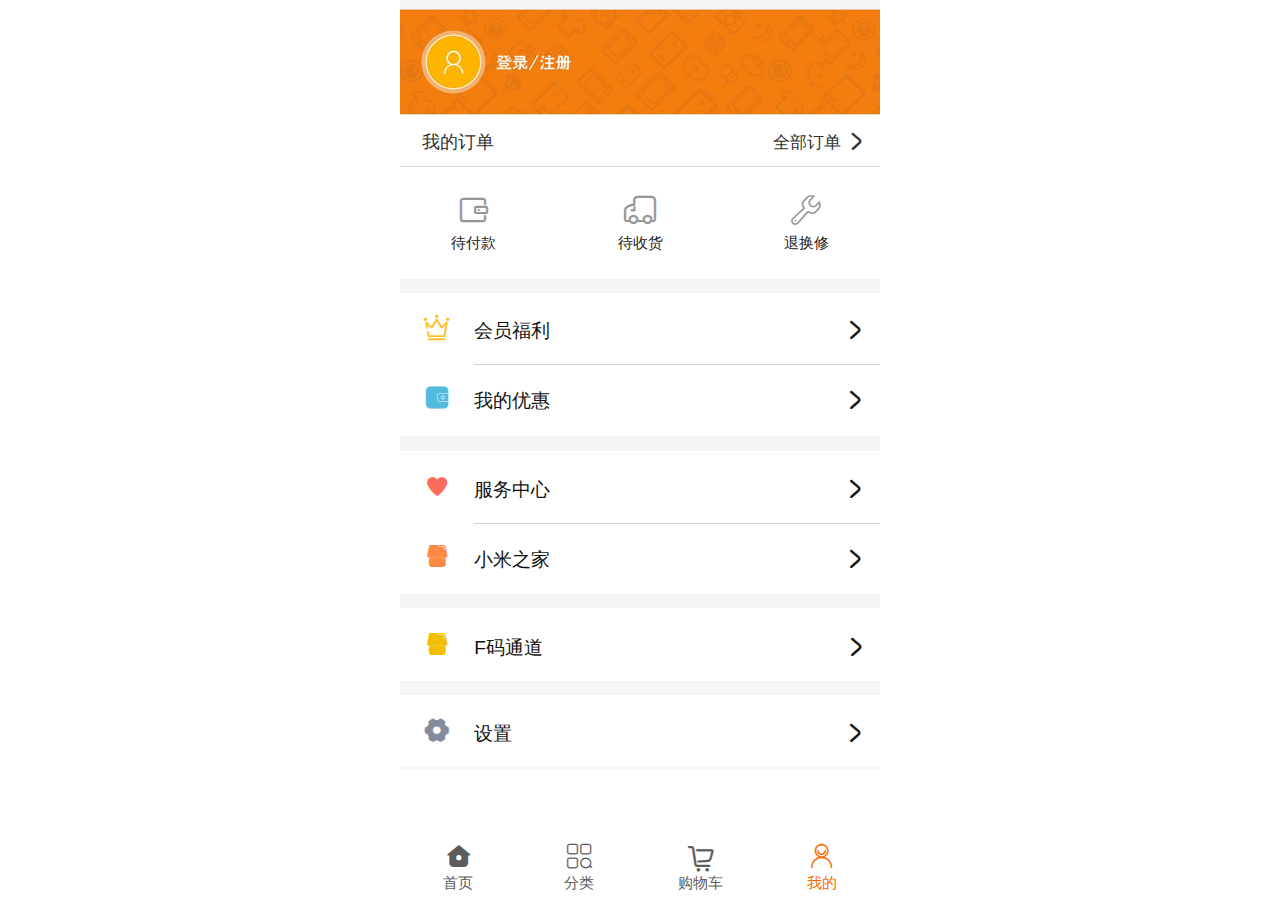
<file: submenu/my.html>
<!doctype html>
<html>
<head>
<meta charset="utf-8">
<meta name="viewport" content="width=device-width, initial-scale=1.0, minimum-scale=1.0, maximum-scale=1.0, user-scalable=yes">
<title>小米商城-小米官方网站，小米手机，红米手机</title>
<link rel="shortcut icon" type="image/icon" href="../favicon.ico"/>
<link rel="stylesheet" type="text/css" href="../style/m_base.css">
<link rel="stylesheet" type="text/css" href="../style/my.css">
<script src="../js/adaptive.js"></script>
</head>

<body>
<main class="wrap">
      <div class="head">
           <a href="login.html"><img src="../images/my.jpg"/></a>
      </div>
      <div class="section1">
           <h3>我的订单<a href="#">全部订单<i class="iconfont">&#xe62e;</i></a></h3>
           <div class="section1-m">
                <ul>
                    <li><a href="#"><b class="iconfont">&#xe603;</b><p>待付款</p></a></li>
                    <li><a href="#"><b class="iconfont">&#xe66a;</b><p>待收货</p></a></li>
                    <li><a href="#"><b class="iconfont">&#xe667;</b><p>退换修</p></a></li>
                </ul>
           </div>
      </div>
      <!--section2-->
      <div class="section2">
          <a href="#"><i class="iconfont">&#xe601;</i><span class="bottom">会员福利<b class="iconfont">&#xe62e;</b></span></a>
          <a href="#"><i class="iconfont icon1">&#xe620;</i><span>我的优惠<b class="iconfont">&#xe62e;</b></span></a>
      </div>
      <!--section3-->
      <div class="section3">
          <a href="#"><i class="iconfont">&#xe61a;</i><span class="bottom">服务中心<b class="iconfont">&#xe62e;</b></span></a>
          <a href="#"><i class="iconfont icon1">&#xe61d;</i><span>小米之家<b class="iconfont">&#xe62e;</b></span></a>
      </div>
      <!--section4-->
      <div class="section4">
          <a href="#"><i class="iconfont">&#xe61d;</i><span>F码通道<b class="iconfont">&#xe62e;</b></span></a>
      </div>
      <!--section5-->
      <div class="section5">
          <a href="#"><i class="iconfont icon1">&#xe675;</i><span>设置<b class="iconfont">&#xe62e;</b></span></a>   
      </div>

</main>
<!--footer-->
<footer class="footer">
   <ul>
       <li><a href="#">
           <i class="iconfont">&#xe6c9;</i>
           <p>首页</p>
       </a></li>
       <li><a href="#">
           <i class="iconfont">&#xe605;</i>
           <p>分类</p>
       </a></li>
       <li><a href="#">
           <i class="iconfont">&#xe607;</i>
           <p>购物车</p>
       </a></li>
       <li><a href="#" class="footer-first">
           <i class="iconfont">&#xe64f;</i>
           <p>我的</p>
       </a></li>
   </ul>
</footer>
</body>
</html>
</file>
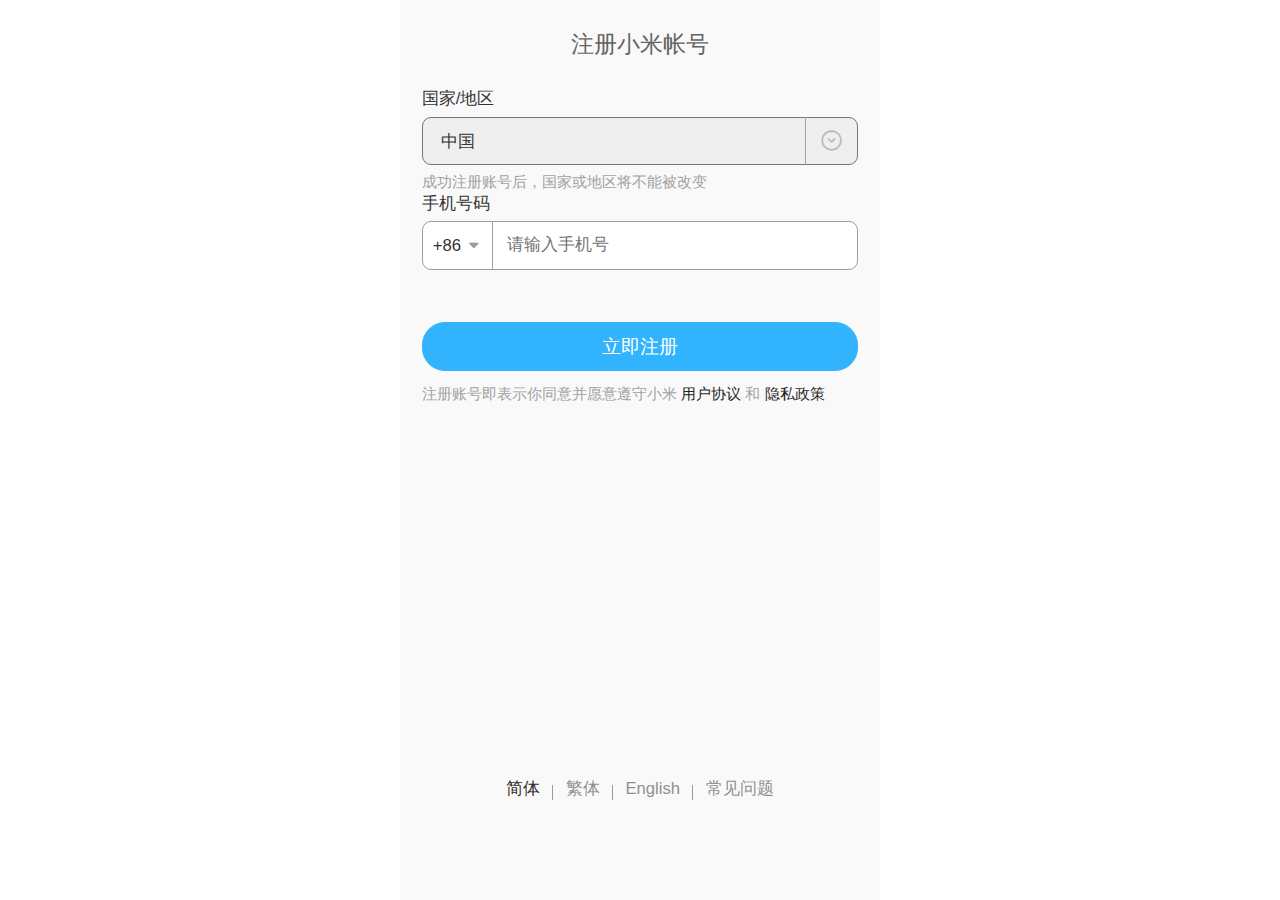
<file: submenu/register.html>
<!doctype html>
<html>
<head>
<meta charset="utf-8">
<meta name="viewport" content="width=device-width, initial-scale=1.0, minimum-scale=1.0, maximum-scale=1.0, user-scalable=yes">
<title>小米账号 -注册</title>
<link rel="stylesheet" type="text/css" href="../style/m_base.css">
<link rel="stylesheet" type="text/css" href="../style/register.css">
<script src="../js/adaptive.js"></script>
</head>
<body>

<!--main-->
<div class="main">
    <!--head-->
    <div class="head">
      <h1>注册小米帐号</h1>
    </div>
    <div class="section1">
       <h3>国家/地区</h3>
       <form>
          <select>
             <option style="background-color:#fff;">中国</option>
             <option>中国香港</option>
             <option>中国台湾</option>
             <option>北京</option>
           </select>
           <i class="iconfont">&#xe662;</i>
      </form>
      <p>成功注册账号后，国家或地区将不能被改变</p>
   </div>
   <div class="section2">
    <h3>手机号码</h3>
    <form>
      <input type="text" placeholder="请输入手机号"/>
      <p>+86 <i class="iconfont">&#xe65c;</i></p>
    </form>
  </div>
  <div class="section3">
    <h2>立即注册</h2>
    <p>注册账号即表示你同意并愿意遵守小米 <a href="#">用户协议</a> 和 <a href="#">隐私政策</a></p>
  </div>
  <!--foot部分-->
   <div class="foot">
      <p><span class="word">简体</span><span>繁体</span><span>English</span><span>常见问题</span></p>
   </div>
    
</div>
</body>
</html>
</file>
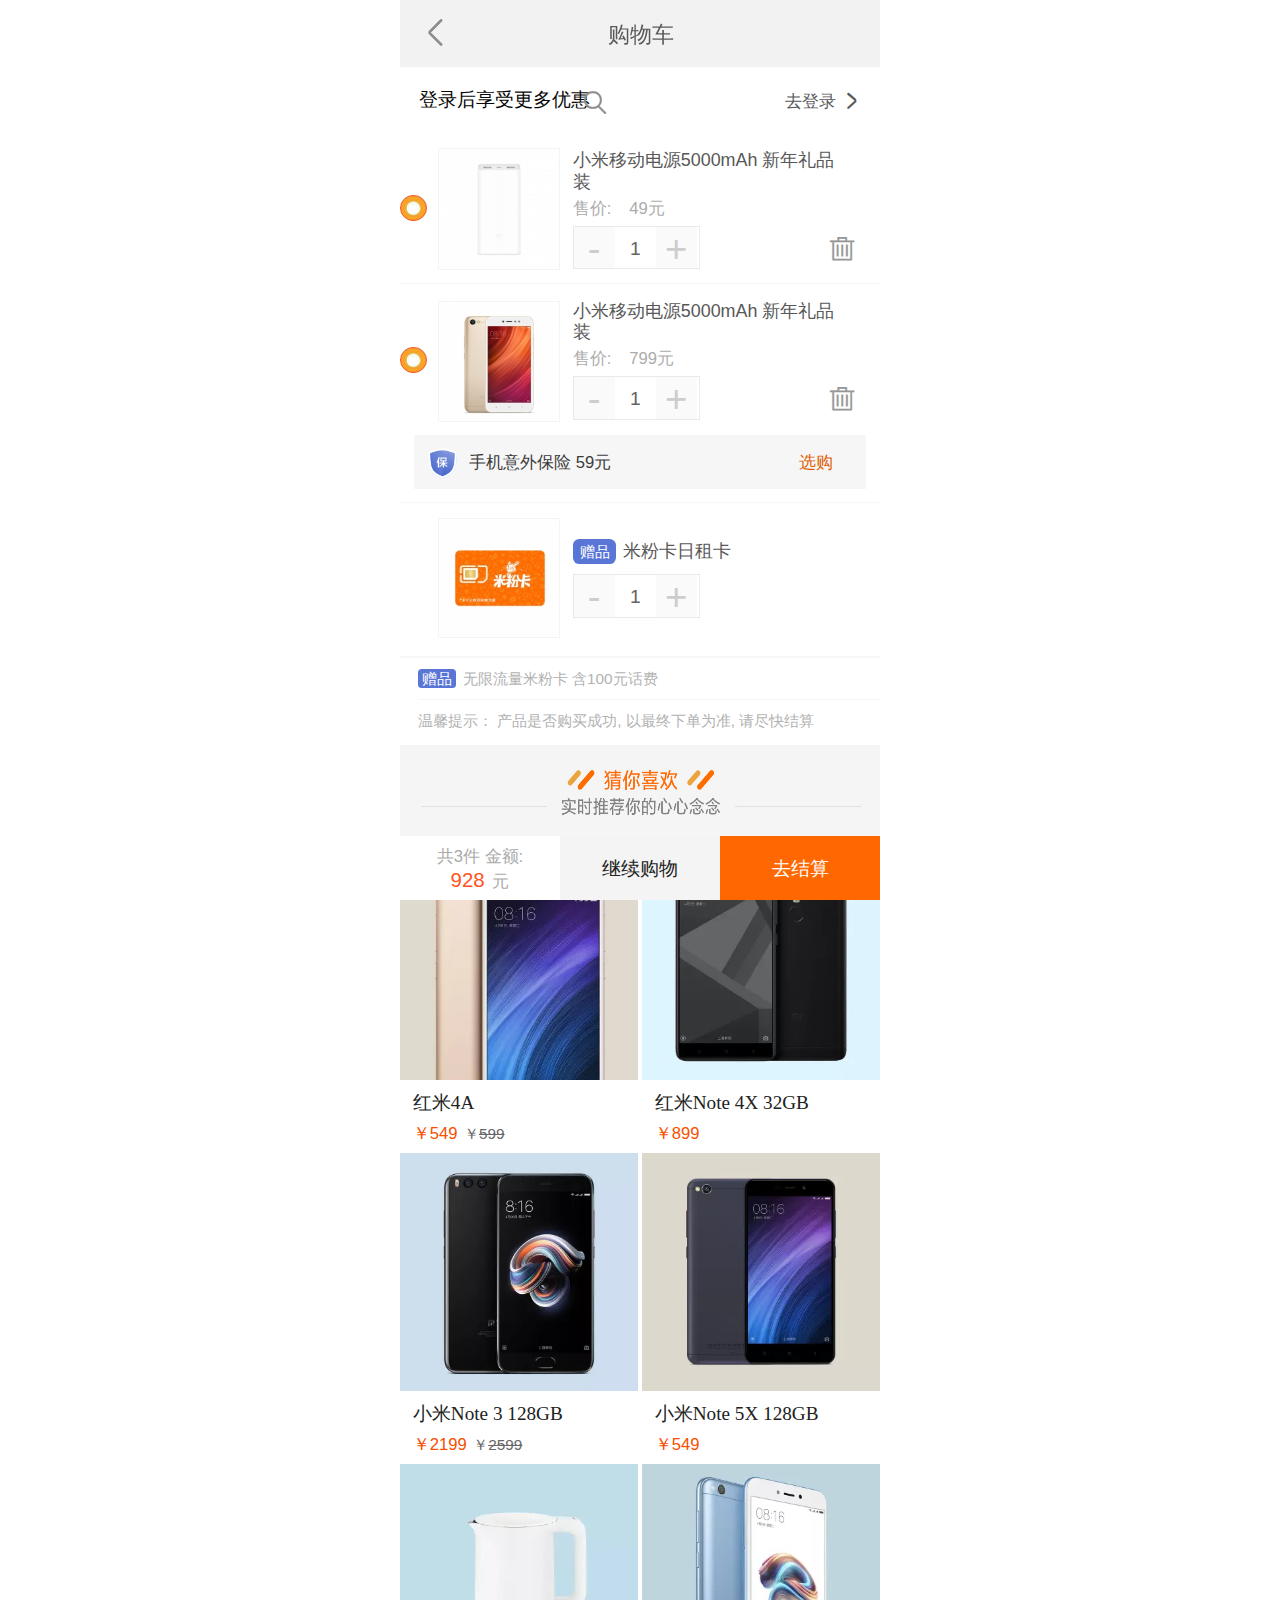
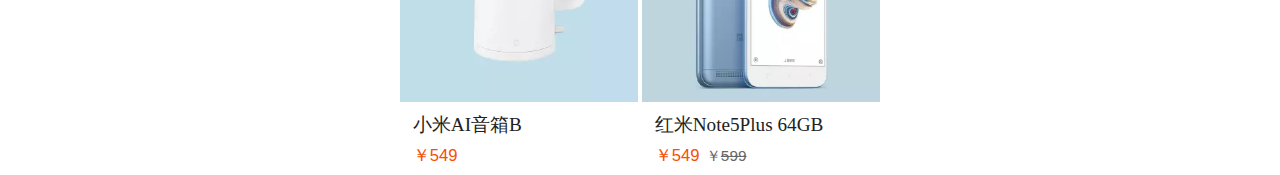
<file: submenu/shopcar.html>
<!doctype html>
<html>
<head>
<meta charset="utf-8">
<meta name="viewport" content="width=device-width, initial-scale=1.0, minimum-scale=1.0, maximum-scale=1.0, user-scalable=yes">
<title>小米商城-小米官方网站，小米手机，红米手机</title>
<link rel="shortcut icon" type="image/icon" href="../favicon.ico"/>
<link rel="stylesheet" type="text/css" href="../style/m_base.css">
<link rel="stylesheet" type="text/css" href="../style/shopcar.css">
<script src="../js/adaptive.js"></script>
</head>

<body>
<header class="shop_header">
     <i class="iconfont"><a href="../index.html">&#xe624;</a></i><span>购物车</span><b class="iconfont"><a href="#">&#xe627;</a></b>
</header>
<div class="shop-main">
    <h2>登录后享受更多优惠 <a href="login.html">去登录<i class="iconfont">&#xe62e;</i></a></h2>
    <div class="section1">
         <ul>
             <li class="bottom"> 
                 <div class="section1-l">
                     <input type="checkbox">
                 </div>
                 <div class="section1-m">
                     <a href="#"><img src="../images/shopcar1.jpg"/></a>
                 </div>
                 <div class="section1-r">
                      <h3>小米移动电源5000mAh 新年礼品装</h3>
                      <h4>售价:<span>49元</span></h4>
                      <p> <a href="#"><span class="jian">-</span></a><span class="shu">1</span><a href="#"><span class="jia">+</span></a></p>           
                      <a href="#"><i class="iconfont icon3">&#xe606;</i></a>
                 </div>
             </li>
             <li> 
                 <div class="section1-l">
                    <input type="checkbox">                     
                 </div>
                 <div class="section1-m">
                     <a href="#"><img src="../images/shopcar2.jpg"/></a>
                 </div>
                 <div class="section1-r">
                      <h3>小米移动电源5000mAh 新年礼品装</h3>
                      <h4>售价:<span>799元</span></h4>
                      <p> <a href="#"><span class="jian">-</span></a><span class="shu">1</span><a href="#"><span class="jia">+</span></a></p>           
                      <a href="#"><i class="iconfont icon3">&#xe606;</i></a>
                 </div>
             </li>
         </ul>
    </div>
       <div class="section2">
         <div class="section2-t">
         <p>手机意外保险 59元 <a href="#">选购</a></p>
         </div>
         <div class="section2-m">
              <ul>
                  <li class="m-1"><a href="#"><img src="../images/shopcar3.jpg"></a></li>
                  <li class="m-2"><p class="m-2-top"><span>赠品</span>米粉卡日租卡</p>
                       <p class="m-2-bottom"><a href="#"><span class="jian">-</span></a><span class="shu">1</span><a href="#"><span class="jia">+</span></a></p> 
                  </li>
              </ul>
         </div>
         <div class="section2-b">
              <h3><span>赠品</span>无限流量米粉卡 含100元话费</h3>
              <p>温馨提示： 产品是否购买成功, 以最终下单为准, 请尽快结算</p>
         </div>
    </div>
    <div class="section3">
          <img src="../images/shopcar6.jpg">
          <ul>
             <li><a href="#">
                <img src="../images/main11.jpg"> 
                <h3>红米4A</h3>
                <div class="price">
                     <em>￥</em>549<span><em>￥</em><del>599</del></span>
                </div>
             </a></li>
             <li><a href="#">
                <img src="../images/main8.png">
                <h3>红米Note 4X 32GB</h3>
                <div class="price">
                     <em>￥</em>899
                </div>
             </a></li>
             <li><a href="#">
                <img src="../images/main9.png">
                <h3>小米Note 3 128GB</h3>
                <div class="price">
                     <em>￥</em>2199<span><em>￥</em><del>2599</del></span>
                </div>
             </a></li>
             <li><a href="#">
                 <img src="../images/detail24.jpg">
                 <h3>小米Note 5X 128GB</h3>
                <div class="price">
                     <em>￥</em>549
                </div>
             </a></li>
             <li><a href="#">
                 <img src="../images/main16.jpg">
                 <h3>小米AI音箱B</h3>
                <div class="price">
                     <em>￥</em>549
                </div>
             </a></li>
             <li><a href="#">
                 <img src="../images/main7-1.png">
                 <h3>红米Note5Plus 64GB</h3>
                <div class="price">
                     <em>￥</em>549<span><em>￥</em><del>599</del></span>
                </div>
             </a></li>
         </ul>
    </div>
</div>
<div class="foot">
    <a href="#" class="foot-t">共3件 金额:<p><span>928</span>元</p></a>
    <a href="#" class="foot-m">继续购物</a>
    <a href="#" class="foot-b">去结算</a>
</div>
</body>
</html>
</file>
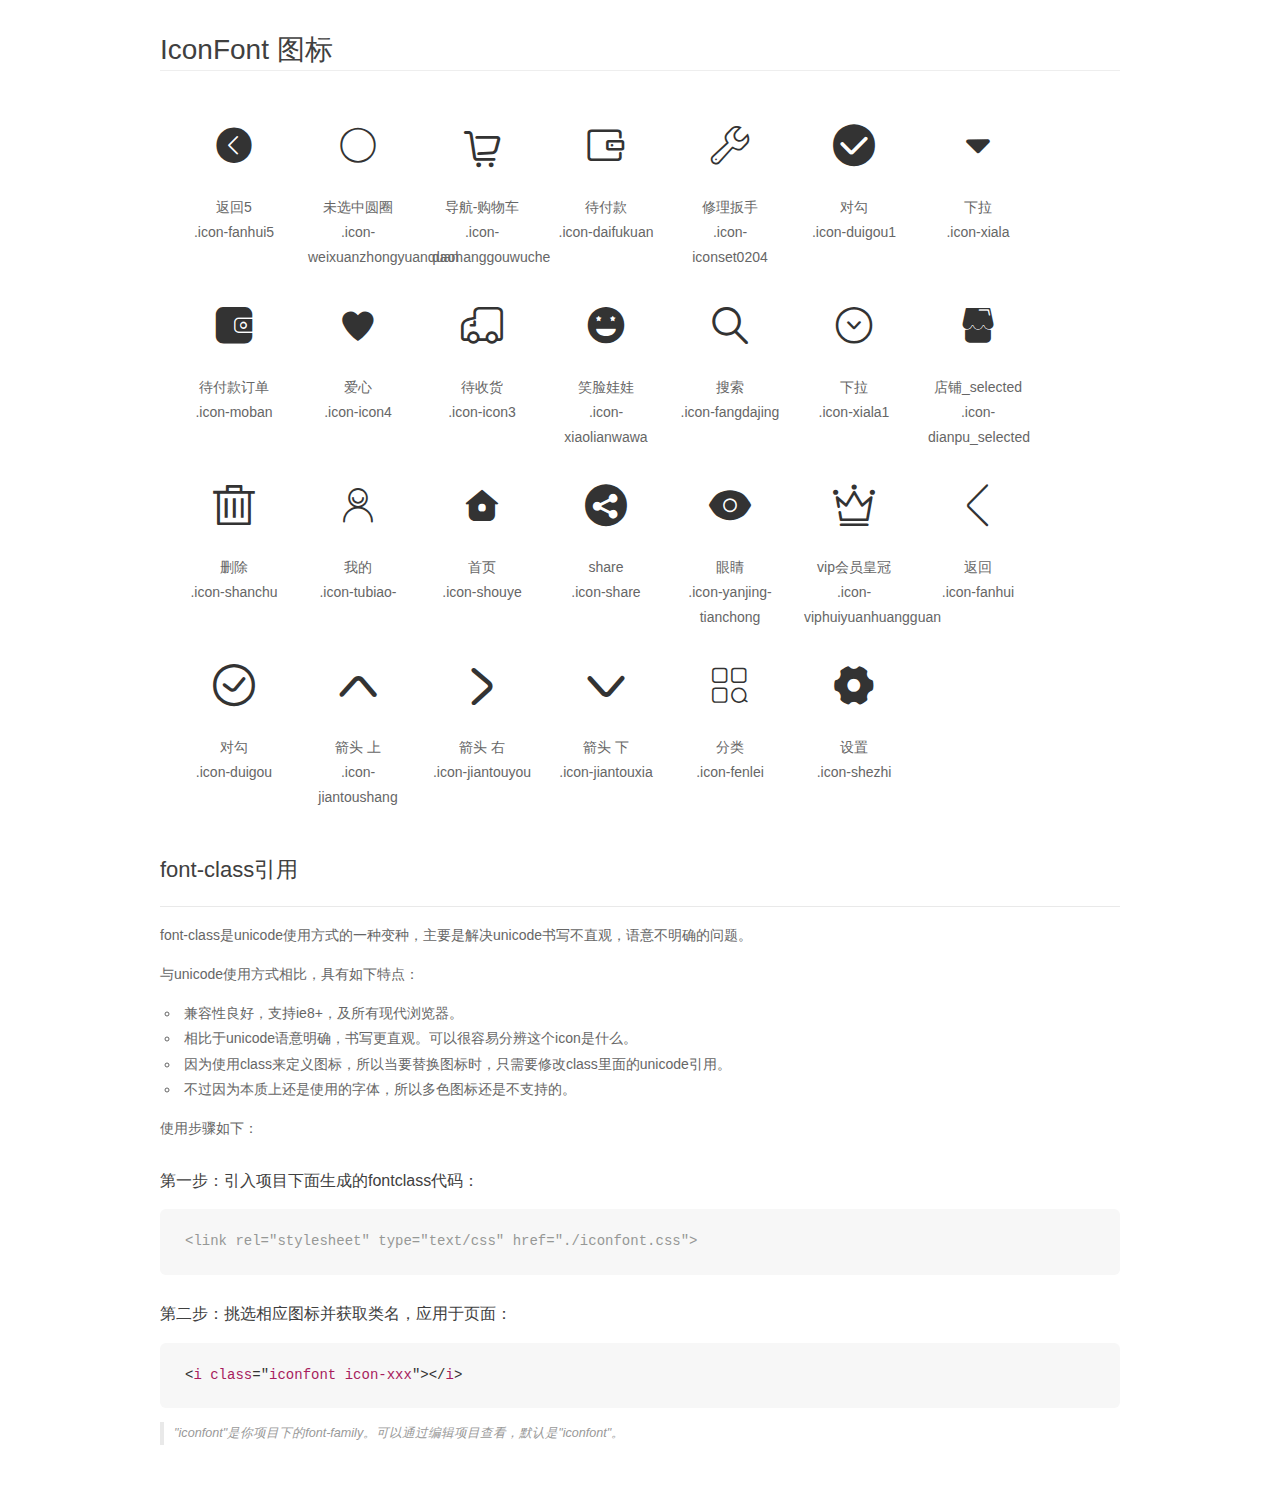
<file: fonts/font_549959_9wu9q9smlg1u4n29/demo_fontclass.html>
<!DOCTYPE html>
<html>
<head>
    <meta charset="utf-8"/>
    <title>IconFont</title>
    <link rel="stylesheet" href="demo.css">
    <link rel="stylesheet" href="iconfont.css">
</head>
<body>
    <div class="main markdown">
        <h1>IconFont 图标</h1>
        <ul class="icon_lists clear">
            
                <li>
                <i class="icon iconfont icon-fanhui5"></i>
                    <div class="name">返回5</div>
                    <div class="fontclass">.icon-fanhui5</div>
                </li>
            
                <li>
                <i class="icon iconfont icon-weixuanzhongyuanquan"></i>
                    <div class="name">未选中圆圈</div>
                    <div class="fontclass">.icon-weixuanzhongyuanquan</div>
                </li>
            
                <li>
                <i class="icon iconfont icon-daohanggouwuche"></i>
                    <div class="name">导航-购物车</div>
                    <div class="fontclass">.icon-daohanggouwuche</div>
                </li>
            
                <li>
                <i class="icon iconfont icon-daifukuan"></i>
                    <div class="name">待付款</div>
                    <div class="fontclass">.icon-daifukuan</div>
                </li>
            
                <li>
                <i class="icon iconfont icon-iconset0204"></i>
                    <div class="name">修理扳手</div>
                    <div class="fontclass">.icon-iconset0204</div>
                </li>
            
                <li>
                <i class="icon iconfont icon-duigou1"></i>
                    <div class="name">对勾</div>
                    <div class="fontclass">.icon-duigou1</div>
                </li>
            
                <li>
                <i class="icon iconfont icon-xiala"></i>
                    <div class="name">下拉</div>
                    <div class="fontclass">.icon-xiala</div>
                </li>
            
                <li>
                <i class="icon iconfont icon-moban"></i>
                    <div class="name">待付款订单</div>
                    <div class="fontclass">.icon-moban</div>
                </li>
            
                <li>
                <i class="icon iconfont icon-icon4"></i>
                    <div class="name">爱心</div>
                    <div class="fontclass">.icon-icon4</div>
                </li>
            
                <li>
                <i class="icon iconfont icon-icon3"></i>
                    <div class="name">待收货</div>
                    <div class="fontclass">.icon-icon3</div>
                </li>
            
                <li>
                <i class="icon iconfont icon-xiaolianwawa"></i>
                    <div class="name">笑脸娃娃</div>
                    <div class="fontclass">.icon-xiaolianwawa</div>
                </li>
            
                <li>
                <i class="icon iconfont icon-fangdajing"></i>
                    <div class="name">搜索</div>
                    <div class="fontclass">.icon-fangdajing</div>
                </li>
            
                <li>
                <i class="icon iconfont icon-xiala1"></i>
                    <div class="name">下拉</div>
                    <div class="fontclass">.icon-xiala1</div>
                </li>
            
                <li>
                <i class="icon iconfont icon-dianpu_selected"></i>
                    <div class="name">店铺_selected</div>
                    <div class="fontclass">.icon-dianpu_selected</div>
                </li>
            
                <li>
                <i class="icon iconfont icon-shanchu"></i>
                    <div class="name">删除</div>
                    <div class="fontclass">.icon-shanchu</div>
                </li>
            
                <li>
                <i class="icon iconfont icon-tubiao-"></i>
                    <div class="name">我的</div>
                    <div class="fontclass">.icon-tubiao-</div>
                </li>
            
                <li>
                <i class="icon iconfont icon-shouye"></i>
                    <div class="name">首页</div>
                    <div class="fontclass">.icon-shouye</div>
                </li>
            
                <li>
                <i class="icon iconfont icon-share"></i>
                    <div class="name">share</div>
                    <div class="fontclass">.icon-share</div>
                </li>
            
                <li>
                <i class="icon iconfont icon-yanjing-tianchong"></i>
                    <div class="name">眼睛</div>
                    <div class="fontclass">.icon-yanjing-tianchong</div>
                </li>
            
                <li>
                <i class="icon iconfont icon-viphuiyuanhuangguan"></i>
                    <div class="name">vip会员皇冠</div>
                    <div class="fontclass">.icon-viphuiyuanhuangguan</div>
                </li>
            
                <li>
                <i class="icon iconfont icon-fanhui"></i>
                    <div class="name">返回</div>
                    <div class="fontclass">.icon-fanhui</div>
                </li>
            
                <li>
                <i class="icon iconfont icon-duigou"></i>
                    <div class="name">对勾</div>
                    <div class="fontclass">.icon-duigou</div>
                </li>
            
                <li>
                <i class="icon iconfont icon-jiantoushang"></i>
                    <div class="name">箭头 上</div>
                    <div class="fontclass">.icon-jiantoushang</div>
                </li>
            
                <li>
                <i class="icon iconfont icon-jiantouyou"></i>
                    <div class="name">箭头 右</div>
                    <div class="fontclass">.icon-jiantouyou</div>
                </li>
            
                <li>
                <i class="icon iconfont icon-jiantouxia"></i>
                    <div class="name">箭头 下</div>
                    <div class="fontclass">.icon-jiantouxia</div>
                </li>
            
                <li>
                <i class="icon iconfont icon-fenlei"></i>
                    <div class="name">分类</div>
                    <div class="fontclass">.icon-fenlei</div>
                </li>
            
                <li>
                <i class="icon iconfont icon-shezhi"></i>
                    <div class="name">设置</div>
                    <div class="fontclass">.icon-shezhi</div>
                </li>
            
        </ul>

        <h2 id="font-class-">font-class引用</h2>
        <hr>

        <p>font-class是unicode使用方式的一种变种，主要是解决unicode书写不直观，语意不明确的问题。</p>
        <p>与unicode使用方式相比，具有如下特点：</p>
        <ul>
        <li>兼容性良好，支持ie8+，及所有现代浏览器。</li>
        <li>相比于unicode语意明确，书写更直观。可以很容易分辨这个icon是什么。</li>
        <li>因为使用class来定义图标，所以当要替换图标时，只需要修改class里面的unicode引用。</li>
        <li>不过因为本质上还是使用的字体，所以多色图标还是不支持的。</li>
        </ul>
        <p>使用步骤如下：</p>
        <h3 id="-fontclass-">第一步：引入项目下面生成的fontclass代码：</h3>


        <pre><code class="lang-js hljs javascript"><span class="hljs-comment">&lt;link rel="stylesheet" type="text/css" href="./iconfont.css"&gt;</span></code></pre>
        <h3 id="-">第二步：挑选相应图标并获取类名，应用于页面：</h3>
        <pre><code class="lang-css hljs">&lt;<span class="hljs-selector-tag">i</span> <span class="hljs-selector-tag">class</span>="<span class="hljs-selector-tag">iconfont</span> <span class="hljs-selector-tag">icon-xxx</span>"&gt;&lt;/<span class="hljs-selector-tag">i</span>&gt;</code></pre>
        <blockquote>
        <p>"iconfont"是你项目下的font-family。可以通过编辑项目查看，默认是"iconfont"。</p>
        </blockquote>
    </div>
</body>
</html>
</file>
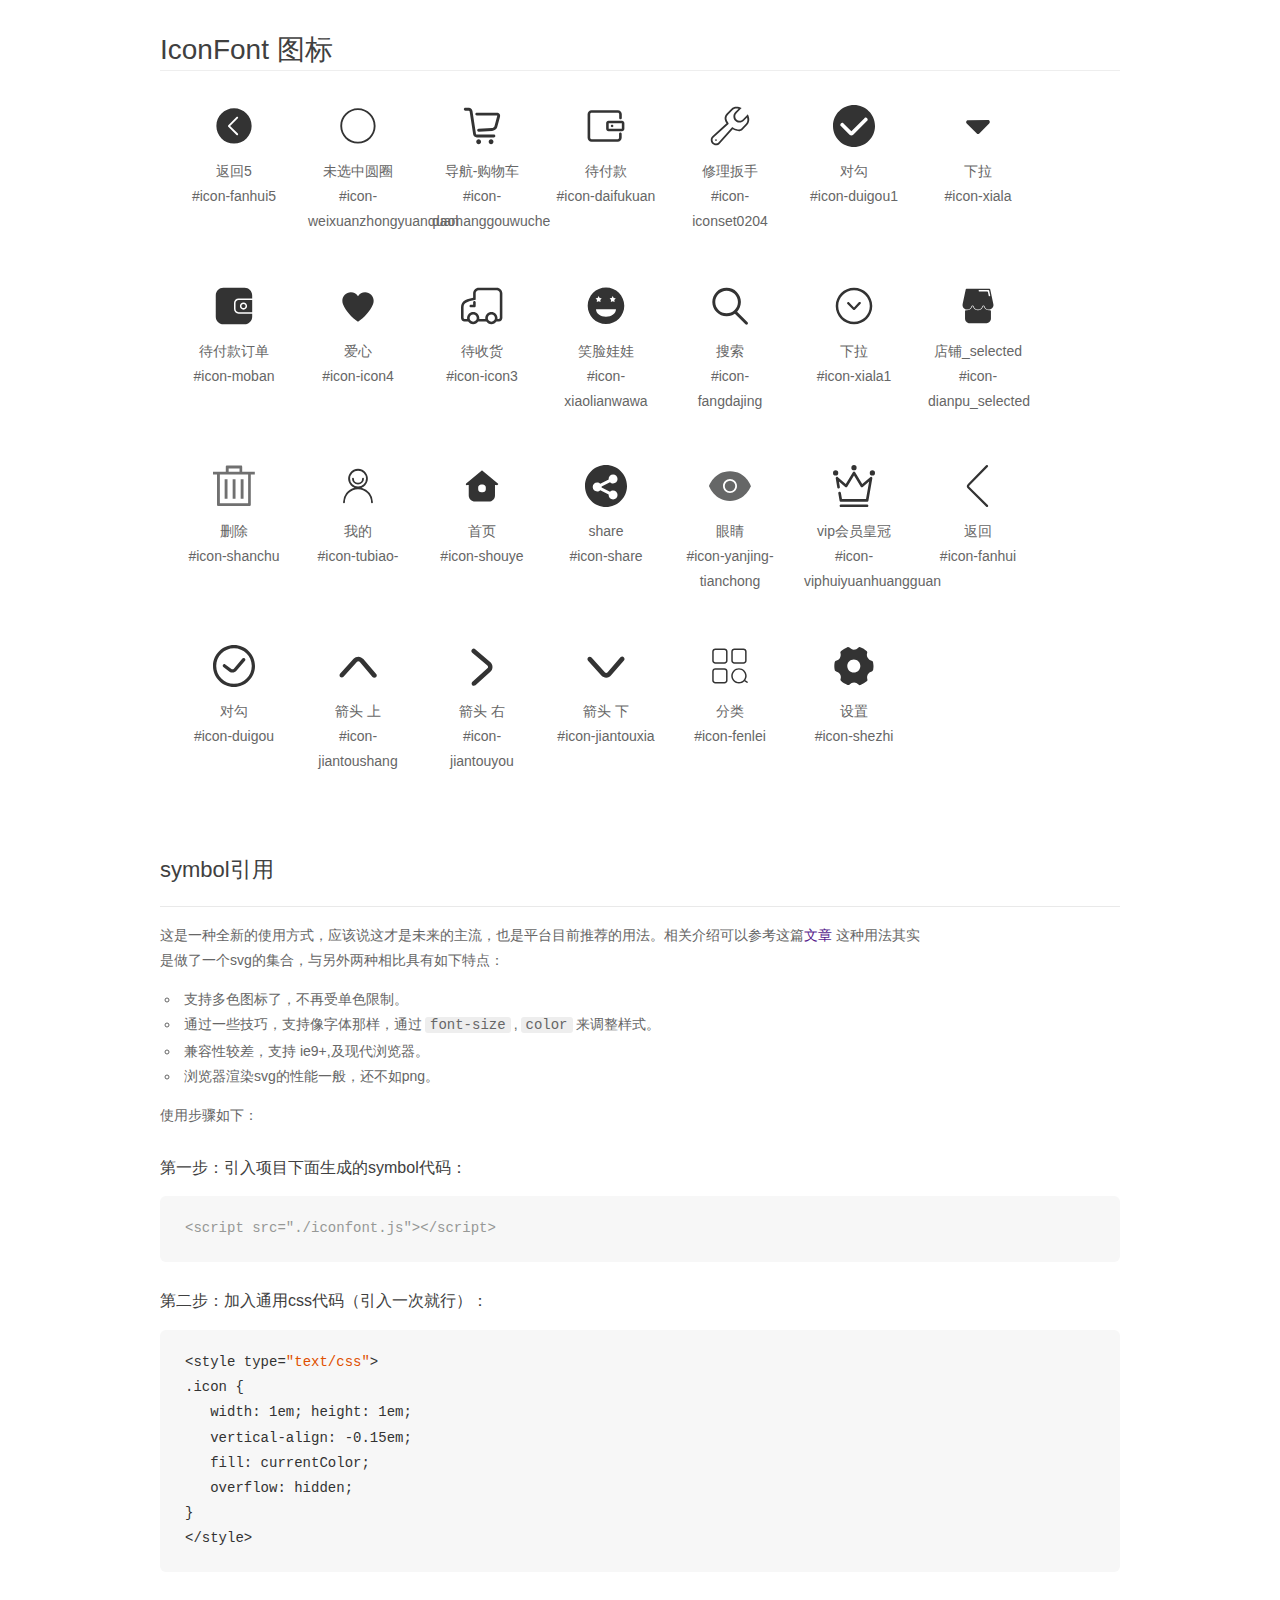
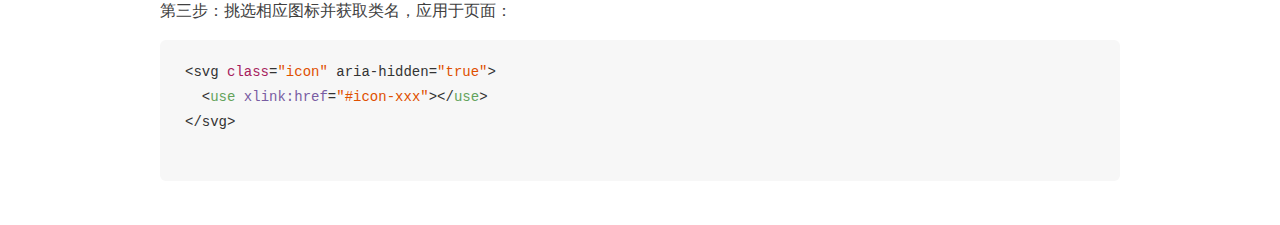
<file: fonts/font_549959_9wu9q9smlg1u4n29/demo_symbol.html>
<!DOCTYPE html>
<html>
<head>
    <meta charset="utf-8"/>
    <title>IconFont</title>
    <link rel="stylesheet" href="demo.css">
    <script src="iconfont.js"></script>

    <style type="text/css">
        .icon {
          /* 通过设置 font-size 来改变图标大小 */
          width: 1em; height: 1em;
          /* 图标和文字相邻时，垂直对齐 */
          vertical-align: -0.15em;
          /* 通过设置 color 来改变 SVG 的颜色/fill */
          fill: currentColor;
          /* path 和 stroke 溢出 viewBox 部分在 IE 下会显示
             normalize.css 中也包含这行 */
          overflow: hidden;
        }

    </style>
</head>
<body>
    <div class="main markdown">
        <h1>IconFont 图标</h1>
        <ul class="icon_lists clear">
            
                <li>
                    <svg class="icon" aria-hidden="true">
                        <use xlink:href="#icon-fanhui5"></use>
                    </svg>
                    <div class="name">返回5</div>
                    <div class="fontclass">#icon-fanhui5</div>
                </li>
            
                <li>
                    <svg class="icon" aria-hidden="true">
                        <use xlink:href="#icon-weixuanzhongyuanquan"></use>
                    </svg>
                    <div class="name">未选中圆圈</div>
                    <div class="fontclass">#icon-weixuanzhongyuanquan</div>
                </li>
            
                <li>
                    <svg class="icon" aria-hidden="true">
                        <use xlink:href="#icon-daohanggouwuche"></use>
                    </svg>
                    <div class="name">导航-购物车</div>
                    <div class="fontclass">#icon-daohanggouwuche</div>
                </li>
            
                <li>
                    <svg class="icon" aria-hidden="true">
                        <use xlink:href="#icon-daifukuan"></use>
                    </svg>
                    <div class="name">待付款</div>
                    <div class="fontclass">#icon-daifukuan</div>
                </li>
            
                <li>
                    <svg class="icon" aria-hidden="true">
                        <use xlink:href="#icon-iconset0204"></use>
                    </svg>
                    <div class="name">修理扳手</div>
                    <div class="fontclass">#icon-iconset0204</div>
                </li>
            
                <li>
                    <svg class="icon" aria-hidden="true">
                        <use xlink:href="#icon-duigou1"></use>
                    </svg>
                    <div class="name">对勾</div>
                    <div class="fontclass">#icon-duigou1</div>
                </li>
            
                <li>
                    <svg class="icon" aria-hidden="true">
                        <use xlink:href="#icon-xiala"></use>
                    </svg>
                    <div class="name">下拉</div>
                    <div class="fontclass">#icon-xiala</div>
                </li>
            
                <li>
                    <svg class="icon" aria-hidden="true">
                        <use xlink:href="#icon-moban"></use>
                    </svg>
                    <div class="name">待付款订单</div>
                    <div class="fontclass">#icon-moban</div>
                </li>
            
                <li>
                    <svg class="icon" aria-hidden="true">
                        <use xlink:href="#icon-icon4"></use>
                    </svg>
                    <div class="name">爱心</div>
                    <div class="fontclass">#icon-icon4</div>
                </li>
            
                <li>
                    <svg class="icon" aria-hidden="true">
                        <use xlink:href="#icon-icon3"></use>
                    </svg>
                    <div class="name">待收货</div>
                    <div class="fontclass">#icon-icon3</div>
                </li>
            
                <li>
                    <svg class="icon" aria-hidden="true">
                        <use xlink:href="#icon-xiaolianwawa"></use>
                    </svg>
                    <div class="name">笑脸娃娃</div>
                    <div class="fontclass">#icon-xiaolianwawa</div>
                </li>
            
                <li>
                    <svg class="icon" aria-hidden="true">
                        <use xlink:href="#icon-fangdajing"></use>
                    </svg>
                    <div class="name">搜索</div>
                    <div class="fontclass">#icon-fangdajing</div>
                </li>
            
                <li>
                    <svg class="icon" aria-hidden="true">
                        <use xlink:href="#icon-xiala1"></use>
                    </svg>
                    <div class="name">下拉</div>
                    <div class="fontclass">#icon-xiala1</div>
                </li>
            
                <li>
                    <svg class="icon" aria-hidden="true">
                        <use xlink:href="#icon-dianpu_selected"></use>
                    </svg>
                    <div class="name">店铺_selected</div>
                    <div class="fontclass">#icon-dianpu_selected</div>
                </li>
            
                <li>
                    <svg class="icon" aria-hidden="true">
                        <use xlink:href="#icon-shanchu"></use>
                    </svg>
                    <div class="name">删除</div>
                    <div class="fontclass">#icon-shanchu</div>
                </li>
            
                <li>
                    <svg class="icon" aria-hidden="true">
                        <use xlink:href="#icon-tubiao-"></use>
                    </svg>
                    <div class="name">我的</div>
                    <div class="fontclass">#icon-tubiao-</div>
                </li>
            
                <li>
                    <svg class="icon" aria-hidden="true">
                        <use xlink:href="#icon-shouye"></use>
                    </svg>
                    <div class="name">首页</div>
                    <div class="fontclass">#icon-shouye</div>
                </li>
            
                <li>
                    <svg class="icon" aria-hidden="true">
                        <use xlink:href="#icon-share"></use>
                    </svg>
                    <div class="name">share</div>
                    <div class="fontclass">#icon-share</div>
                </li>
            
                <li>
                    <svg class="icon" aria-hidden="true">
                        <use xlink:href="#icon-yanjing-tianchong"></use>
                    </svg>
                    <div class="name">眼睛</div>
                    <div class="fontclass">#icon-yanjing-tianchong</div>
                </li>
            
                <li>
                    <svg class="icon" aria-hidden="true">
                        <use xlink:href="#icon-viphuiyuanhuangguan"></use>
                    </svg>
                    <div class="name">vip会员皇冠</div>
                    <div class="fontclass">#icon-viphuiyuanhuangguan</div>
                </li>
            
                <li>
                    <svg class="icon" aria-hidden="true">
                        <use xlink:href="#icon-fanhui"></use>
                    </svg>
                    <div class="name">返回</div>
                    <div class="fontclass">#icon-fanhui</div>
                </li>
            
                <li>
                    <svg class="icon" aria-hidden="true">
                        <use xlink:href="#icon-duigou"></use>
                    </svg>
                    <div class="name">对勾</div>
                    <div class="fontclass">#icon-duigou</div>
                </li>
            
                <li>
                    <svg class="icon" aria-hidden="true">
                        <use xlink:href="#icon-jiantoushang"></use>
                    </svg>
                    <div class="name">箭头 上</div>
                    <div class="fontclass">#icon-jiantoushang</div>
                </li>
            
                <li>
                    <svg class="icon" aria-hidden="true">
                        <use xlink:href="#icon-jiantouyou"></use>
                    </svg>
                    <div class="name">箭头 右</div>
                    <div class="fontclass">#icon-jiantouyou</div>
                </li>
            
                <li>
                    <svg class="icon" aria-hidden="true">
                        <use xlink:href="#icon-jiantouxia"></use>
                    </svg>
                    <div class="name">箭头 下</div>
                    <div class="fontclass">#icon-jiantouxia</div>
                </li>
            
                <li>
                    <svg class="icon" aria-hidden="true">
                        <use xlink:href="#icon-fenlei"></use>
                    </svg>
                    <div class="name">分类</div>
                    <div class="fontclass">#icon-fenlei</div>
                </li>
            
                <li>
                    <svg class="icon" aria-hidden="true">
                        <use xlink:href="#icon-shezhi"></use>
                    </svg>
                    <div class="name">设置</div>
                    <div class="fontclass">#icon-shezhi</div>
                </li>
            
        </ul>


        <h2 id="symbol-">symbol引用</h2>
        <hr>

        <p>这是一种全新的使用方式，应该说这才是未来的主流，也是平台目前推荐的用法。相关介绍可以参考这篇<a href="">文章</a>
        这种用法其实是做了一个svg的集合，与另外两种相比具有如下特点：</p>
        <ul>
          <li>支持多色图标了，不再受单色限制。</li>
          <li>通过一些技巧，支持像字体那样，通过<code>font-size</code>,<code>color</code>来调整样式。</li>
          <li>兼容性较差，支持 ie9+,及现代浏览器。</li>
          <li>浏览器渲染svg的性能一般，还不如png。</li>
        </ul>
        <p>使用步骤如下：</p>
        <h3 id="-symbol-">第一步：引入项目下面生成的symbol代码：</h3>
        <pre><code class="lang-js hljs javascript"><span class="hljs-comment">&lt;script src="./iconfont.js"&gt;&lt;/script&gt;</span></code></pre>
        <h3 id="-css-">第二步：加入通用css代码（引入一次就行）：</h3>
        <pre><code class="lang-js hljs javascript">&lt;style type=<span class="hljs-string">"text/css"</span>&gt;
.icon {
   width: <span class="hljs-number">1</span>em; height: <span class="hljs-number">1</span>em;
   vertical-align: <span class="hljs-number">-0.15</span>em;
   fill: currentColor;
   overflow: hidden;
}
&lt;<span class="hljs-regexp">/style&gt;</span></code></pre>
        <h3 id="-">第三步：挑选相应图标并获取类名，应用于页面：</h3>
        <pre><code class="lang-js hljs javascript">&lt;svg <span class="hljs-class"><span class="hljs-keyword">class</span></span>=<span class="hljs-string">"icon"</span> aria-hidden=<span class="hljs-string">"true"</span>&gt;<span class="xml"><span class="hljs-tag">
  &lt;<span class="hljs-name">use</span> <span class="hljs-attr">xlink:href</span>=<span class="hljs-string">"#icon-xxx"</span>&gt;</span><span class="hljs-tag">&lt;/<span class="hljs-name">use</span>&gt;</span>
</span>&lt;<span class="hljs-regexp">/svg&gt;
        </span></code></pre>
    </div>
</body>
</html>
</file>
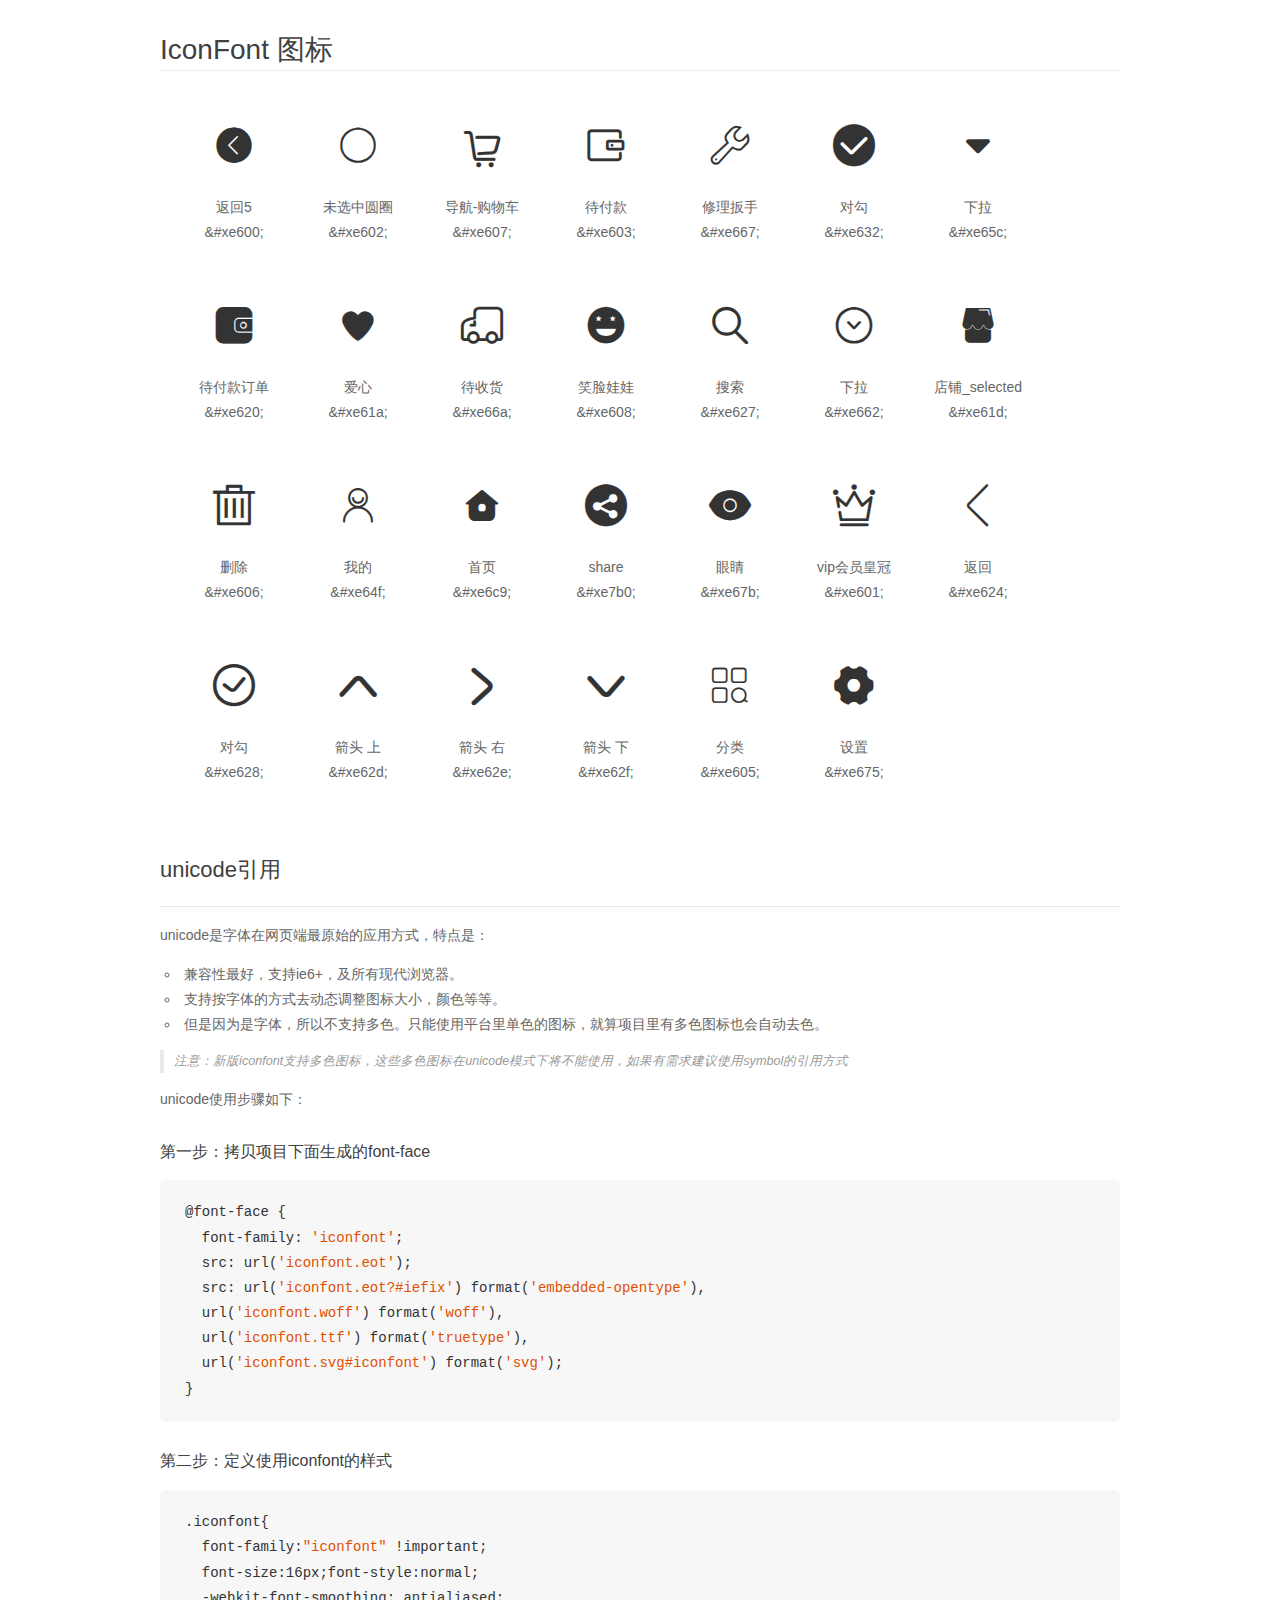
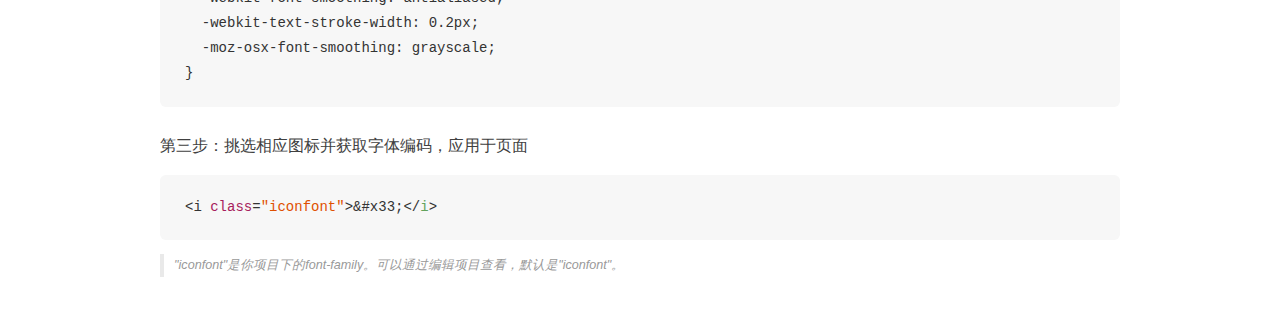
<file: fonts/font_549959_9wu9q9smlg1u4n29/demo_unicode.html>
<!DOCTYPE html>
<html>
<head>
    <meta charset="utf-8"/>
    <title>IconFont</title>
    <link rel="stylesheet" href="demo.css">

    <style type="text/css">

        @font-face {font-family: "iconfont";
          src: url('iconfont.eot'); /* IE9*/
          src: url('iconfont.eot#iefix') format('embedded-opentype'), /* IE6-IE8 */
          url('iconfont.woff') format('woff'), /* chrome, firefox */
          url('iconfont.ttf') format('truetype'), /* chrome, firefox, opera, Safari, Android, iOS 4.2+*/
          url('iconfont.svg#iconfont') format('svg'); /* iOS 4.1- */
        }

        .iconfont {
          font-family:"iconfont" !important;
          font-size:16px;
          font-style:normal;
          -webkit-font-smoothing: antialiased;
          -webkit-text-stroke-width: 0.2px;
          -moz-osx-font-smoothing: grayscale;
        }

    </style>
</head>
<body>
    <div class="main markdown">
        <h1>IconFont 图标</h1>
        <ul class="icon_lists clear">
            
                <li>
                <i class="icon iconfont">&#xe600;</i>
                    <div class="name">返回5</div>
                    <div class="code">&amp;#xe600;</div>
                </li>
            
                <li>
                <i class="icon iconfont">&#xe602;</i>
                    <div class="name">未选中圆圈</div>
                    <div class="code">&amp;#xe602;</div>
                </li>
            
                <li>
                <i class="icon iconfont">&#xe607;</i>
                    <div class="name">导航-购物车</div>
                    <div class="code">&amp;#xe607;</div>
                </li>
            
                <li>
                <i class="icon iconfont">&#xe603;</i>
                    <div class="name">待付款</div>
                    <div class="code">&amp;#xe603;</div>
                </li>
            
                <li>
                <i class="icon iconfont">&#xe667;</i>
                    <div class="name">修理扳手</div>
                    <div class="code">&amp;#xe667;</div>
                </li>
            
                <li>
                <i class="icon iconfont">&#xe632;</i>
                    <div class="name">对勾</div>
                    <div class="code">&amp;#xe632;</div>
                </li>
            
                <li>
                <i class="icon iconfont">&#xe65c;</i>
                    <div class="name">下拉</div>
                    <div class="code">&amp;#xe65c;</div>
                </li>
            
                <li>
                <i class="icon iconfont">&#xe620;</i>
                    <div class="name">待付款订单</div>
                    <div class="code">&amp;#xe620;</div>
                </li>
            
                <li>
                <i class="icon iconfont">&#xe61a;</i>
                    <div class="name">爱心</div>
                    <div class="code">&amp;#xe61a;</div>
                </li>
            
                <li>
                <i class="icon iconfont">&#xe66a;</i>
                    <div class="name">待收货</div>
                    <div class="code">&amp;#xe66a;</div>
                </li>
            
                <li>
                <i class="icon iconfont">&#xe608;</i>
                    <div class="name">笑脸娃娃</div>
                    <div class="code">&amp;#xe608;</div>
                </li>
            
                <li>
                <i class="icon iconfont">&#xe627;</i>
                    <div class="name">搜索</div>
                    <div class="code">&amp;#xe627;</div>
                </li>
            
                <li>
                <i class="icon iconfont">&#xe662;</i>
                    <div class="name">下拉</div>
                    <div class="code">&amp;#xe662;</div>
                </li>
            
                <li>
                <i class="icon iconfont">&#xe61d;</i>
                    <div class="name">店铺_selected</div>
                    <div class="code">&amp;#xe61d;</div>
                </li>
            
                <li>
                <i class="icon iconfont">&#xe606;</i>
                    <div class="name">删除</div>
                    <div class="code">&amp;#xe606;</div>
                </li>
            
                <li>
                <i class="icon iconfont">&#xe64f;</i>
                    <div class="name">我的</div>
                    <div class="code">&amp;#xe64f;</div>
                </li>
            
                <li>
                <i class="icon iconfont">&#xe6c9;</i>
                    <div class="name">首页</div>
                    <div class="code">&amp;#xe6c9;</div>
                </li>
            
                <li>
                <i class="icon iconfont">&#xe7b0;</i>
                    <div class="name">share</div>
                    <div class="code">&amp;#xe7b0;</div>
                </li>
            
                <li>
                <i class="icon iconfont">&#xe67b;</i>
                    <div class="name">眼睛</div>
                    <div class="code">&amp;#xe67b;</div>
                </li>
            
                <li>
                <i class="icon iconfont">&#xe601;</i>
                    <div class="name">vip会员皇冠</div>
                    <div class="code">&amp;#xe601;</div>
                </li>
            
                <li>
                <i class="icon iconfont">&#xe624;</i>
                    <div class="name">返回</div>
                    <div class="code">&amp;#xe624;</div>
                </li>
            
                <li>
                <i class="icon iconfont">&#xe628;</i>
                    <div class="name">对勾</div>
                    <div class="code">&amp;#xe628;</div>
                </li>
            
                <li>
                <i class="icon iconfont">&#xe62d;</i>
                    <div class="name">箭头 上</div>
                    <div class="code">&amp;#xe62d;</div>
                </li>
            
                <li>
                <i class="icon iconfont">&#xe62e;</i>
                    <div class="name">箭头 右</div>
                    <div class="code">&amp;#xe62e;</div>
                </li>
            
                <li>
                <i class="icon iconfont">&#xe62f;</i>
                    <div class="name">箭头 下</div>
                    <div class="code">&amp;#xe62f;</div>
                </li>
            
                <li>
                <i class="icon iconfont">&#xe605;</i>
                    <div class="name">分类</div>
                    <div class="code">&amp;#xe605;</div>
                </li>
            
                <li>
                <i class="icon iconfont">&#xe675;</i>
                    <div class="name">设置</div>
                    <div class="code">&amp;#xe675;</div>
                </li>
            
        </ul>
        <h2 id="unicode-">unicode引用</h2>
        <hr>

        <p>unicode是字体在网页端最原始的应用方式，特点是：</p>
        <ul>
        <li>兼容性最好，支持ie6+，及所有现代浏览器。</li>
        <li>支持按字体的方式去动态调整图标大小，颜色等等。</li>
        <li>但是因为是字体，所以不支持多色。只能使用平台里单色的图标，就算项目里有多色图标也会自动去色。</li>
        </ul>
        <blockquote>
        <p>注意：新版iconfont支持多色图标，这些多色图标在unicode模式下将不能使用，如果有需求建议使用symbol的引用方式</p>
        </blockquote>
        <p>unicode使用步骤如下：</p>
        <h3 id="-font-face">第一步：拷贝项目下面生成的font-face</h3>
        <pre><code class="lang-js hljs javascript">@font-face {
  font-family: <span class="hljs-string">'iconfont'</span>;
  src: url(<span class="hljs-string">'iconfont.eot'</span>);
  src: url(<span class="hljs-string">'iconfont.eot?#iefix'</span>) format(<span class="hljs-string">'embedded-opentype'</span>),
  url(<span class="hljs-string">'iconfont.woff'</span>) format(<span class="hljs-string">'woff'</span>),
  url(<span class="hljs-string">'iconfont.ttf'</span>) format(<span class="hljs-string">'truetype'</span>),
  url(<span class="hljs-string">'iconfont.svg#iconfont'</span>) format(<span class="hljs-string">'svg'</span>);
}
</code></pre>
        <h3 id="-iconfont-">第二步：定义使用iconfont的样式</h3>
        <pre><code class="lang-js hljs javascript">.iconfont{
  font-family:<span class="hljs-string">"iconfont"</span> !important;
  font-size:<span class="hljs-number">16</span>px;font-style:normal;
  -webkit-font-smoothing: antialiased;
  -webkit-text-stroke-width: <span class="hljs-number">0.2</span>px;
  -moz-osx-font-smoothing: grayscale;
}
</code></pre>
        <h3 id="-">第三步：挑选相应图标并获取字体编码，应用于页面</h3>
        <pre><code class="lang-js hljs javascript">&lt;i <span class="hljs-class"><span class="hljs-keyword">class</span></span>=<span class="hljs-string">"iconfont"</span>&gt;&amp;#x33;<span class="xml"><span class="hljs-tag">&lt;/<span class="hljs-name">i</span>&gt;</span></span></code></pre>

        <blockquote>
        <p>"iconfont"是你项目下的font-family。可以通过编辑项目查看，默认是"iconfont"。</p>
        </blockquote>
    </div>


</body>
</html>
</file>
<file: style/m_base.css>
/* CSS Document */
*,*:before,:after{ margin:0; padding:0;box-sizing:border-box;-webkit-tap-highlight-color: rgba(0,0,0,0);}

body, header, footer, section, div, span, p, img, a, ul, ol, li, dl, dt, dd, h1, h2, h3, h4, h5, h6, em, i, b, u, del, menu, nav, fieldset, legend, article, aside, details, figcaption, hgroup, pre, code, from, blockquote, th, td, tr, hr, table, img, figure, button, input, textarea{padding: 0;margin: 0;box-sizing:border-box;-webkit-tap-highlight-color: rgba(0,0,0,0);-webkit-user-select: none;-webkit-text-size-adjust: none;}
h1,h2,h3,h4,h5,h6,em,i,b,u{font-size:100%; font-style:normal; font-weight:normal;}
ul,li,ol{ list-style:none;}
img,fieldset{border:0 none; display:block;vertical-align: middle;}
input,textarea{-webkit-user-select: auto !important;resize:none;/*调整尺寸*/}
:focus{outline:none;}
input[type="submit"], input[type="reset"], input[type="button"], input[type="password"], input[type="text"], input[type="search"], input[type="number"], button {
	-webkit-appearance: none;/*清除表单中对角的外观样式*/
	outline: none;
}
.clearfix:after {
	content: " ";
	clear: both;
	display:block;
	height:0;
	line-height:0;
	font-size:0;
	visibility:hidden;
	
}
a,a:visited{text-decoration: none; color:#333;}
a:hover{ color:#ff6699;text-decoration: none;}


body {font-family: "microsoft yahei", "\534E\6587\7EC6\9ED1", Verdana, Arial, Helvetica, sans-serif; 
font-size:28px; background:#fff;

                 /*微软雅黑      华文细黑                                         最后一个字体：ios系统默认 */}				
html{font-size:100px;/*作为一个基本单位   100px=1rem*/}
.wrap{ width:100%; max-width:7.5rem; min-width:3.2rem; background:#f5f5f5; margin:0 auto;-webkit-overflow-scrolling:touch;position: absolute; top:0; left:50%; transform:translateX(-50%); margin-bottom:1.1rem;}


@font-face {
  font-family: 'iconfont';
  src: url('../fonts/iconfont.eot');
  src: url('../fonts/iconfont.eot?#iefix') format('embedded-opentype'),
  url('../fonts/iconfont.woff') format('woff'),
  url('../fonts/iconfont.ttf') format('truetype'),
  url('../fonts/iconfont.svg#iconfont') format('svg');
}
.iconfont{
  font-family:"iconfont" !important;
  font-size:16px;font-style:normal;
  -webkit-font-smoothing: antialiased;
  -webkit-text-stroke-width: 0.2px;
  -moz-osx-font-smoothing: grayscale;
}
/*header*/
.header{width:100%; height:1.74rem; background:#f2f2f2; position:fixed; top:0; max-width:7.5rem; min-width:3.2rem; left:50%; transform:translateX(-50%); z-index:1000;}
.header .header-up{width:100%; height:0.88rem;}
.header .header-up .header-up-l{width:0.54rem; height:0.4rem; position:absolute; left:0.26rem; top:0.28rem; z-index:10;}
.header .header-up .header-up-l img{width:100%; height:100%;}
.header .header-up .header-up-m{ width:100%; height:0.68rem; position:absolute; top:0.16rem; padding-left:1.04rem; padding-right:1.04rem;}
.header .header-up .header-up-m form{width:100%; height:100%; position:relative;}
.header .header-up .header-up-m form input{ width:100%; height:100%;background:rgba(255,255,255,1); border:0 none; border-radius:0.06rem; font-size:0.3rem; padding-left:0.62rem; color:rgba(102,102,102,1); }
.header .header-up .header-up-m form input::-webkit-search-cancel-button {display: none;}
.header .header-up .header-up-m form input::-webkit-input-placeholder{color:#b4b4b4;}
.header .header-up .header-up-m form button{width:0.44rem; height:0.44rem; position:absolute; left:0.12rem; top:0.12rem; border:0 none; font-size:0.33rem; background:transparent; color:#858585;}
.header .header-up .header-up-r{width:0.5rem; height:0.5rem; position:absolute; right:0.26rem; top:0.24rem; z-index:10;}
.header .header-up .header-up-r a{width:100%; height:100%; display:block; font-size:0.5rem; color:#5e5e5e;}
.header .header-up .header-up-r a:hover{color:#5e5e5e;}
.header .header-down{width:100%; height:0.86rem; position: relative; line-height:0.86rem;}
.header .header-down .swiper-container {width:100%; height:0.86rem;}
.header .header-down .swiper-container .swiper-slide{ font-size:0.26rem; width:auto!important;  padding:0 0.24rem;}
.header .header-down .swiper-container .swiper-slide a{padding:0.22rem 0; color:#6e6e6e;}
.header .header-down .swiper-container .swiper-slide-active a{color:#ed6510; border-bottom:2px solid #ed6510;}
/*list_header*/
.list_header{width:100%; height:1.04rem; line-height:1.04rem; background:#f2f2f2; position:fixed; top:0;max-width:7.5rem; min-width:3.2rem; left:50%; transform:translateX(-50%); z-index:1000; padding:0 0.36rem;}
.list_header i{height:1.04rem; line-height:1.04rem; font-size:0.4rem; font-weight:600;}
.list_header i a{color:#929292;}
.list_header span{font-size:0.34rem; color:#686868; margin-left:2.7rem; font-weight:500;}
.list_header b{font-size:0.4rem; margin-left:2.56rem;}
.list_header b a{color:#929292;}

/*footer*/
.footer{width:100%; height:1.10rem; background:#fff; position:fixed; bottom:0; max-width:7.5rem; min-width:3.2rem; left:50%; transform:translateX(-50%); z-index:1000; }
.footer ul{width:100%; height:100%; display:flex; justify-content:space-between; padding-top:0.16rem;}
.footer ul li{width:1.82rem; height:1.08rem; float:left; text-align:center;}
.footer ul li a{width:100%; height:100%; color:#5c5c5c;}
.footer ul li .footer-first{color:#f56d02;}
.footer ul li a:hover{color:#f56d02;}
.footer ul li a i{font-size:0.46rem;}
.footer ul li a p{font-size:0.24rem;}
</file>
<file: style/art.css>
/* CSS Document */
.main{width:100%; height:100%; position:relative; top:1.74rem; margin-bottom:1.1rem; max-width:7.5rem; min-width:3.2rem; left:50%; transform:translateX(-50%); background:#f0f0f0;}
.main .section1{width:100%; height:56.38rem;}
.main .section1 img{width:100%;}
.main .section2{width:100%; height:14.12rem; display:flex; justify-content:space-between; flex-wrap:wrap;}
.main .section2 a img{flex:1; height:4.68rem;}
.main .section3{width:100%; height:13.7rem; margin-top:0.7rem;}
.main .section3 img{width:100%;}
.main .section3 h2{width:100%; height:1.76rem; line-height:1.76rem; text-align:center; background:#d1d3c7; font-size:0.48rem; color:#070705;}
.main .section4{width:100%; height:10.64rem;}
.main .section4 a img{width:3.74rem; height:5.32rem; float:left;}
.main .section5{width:100%; height:5.04rem;}
.main .section5 img{width:100%; height:5.02rem;}
</file>
<file: style/detail.css>
/* CSS Document */
/*head*/
.head{ width:100%; max-width:7.5rem; min-width:3.2rem; height:1.02rem; position:absolute; -webkit-overflow-scrolling:touch; left:50%; top:0; z-index:10; transform:translateX(-50%); padding:0 0.2rem; display:flex; justify-content:space-between;}
.head a i{ font-size:0.66rem; color:#666666; height:1.02rem; line-height:1.02rem;}
.head a b{ font-size:0.58rem; color:#666666; height:1.02rem; line-height:1.02rem;}
/*main*/
.main{ width:100%; height:100%; max-width:7.5rem; min-width:3.2rem; background:#efefef;position: relative; -webkit-overflow-scrolling:touch; top:0; left:50%; transform:translateX(-50%); margin-bottom:1.1rem;}
/*banner*/
.main .m_banner{width:100%;}
.main .m_banner .swiper-banner{width:100%;}
.main .m_banner .swiper-banner .slide-img img{ width:100%;}
.main .m_banner .swiper-pagination-bullet { width:0.14rem; height:0.14rem; display:inline-block; border-radius:50%; background:#fff; opacity:0.4;}
.main .m_banner .swiper-pagination-bullet-active{ background:#fff; opacity:1;}
/*section1*/
.main .section1{width:100%; height:4.54rem; background:#fff;}
.main .section1 >a img{width:100%;} 
.main .section1 h3{width:100%; height:0.84rem; line-height:0.68rem; font-size:0.36rem; color:#3c3c3c; padding-top:0.16rem; padding:0 0.3rem;}
.main .section1 .section1-t{width:100%; height:1.1rem; font-size:0.24rem; color:#636363; padding:0 0.3rem;}
.main .section1 .section1-t span{color:#fe3b00;}
.main .section1 .section1-m{width:100%; height:0.96rem; line-height:0.96rem; font-size:0.38rem; color:#ff6300; padding:0 0.3rem;}
.main .section1 .section1-m .section1-m-l{font-size:0.24rem; color:#868686; margin:0 0.2rem;}
.main .section1 .section1-m .section1-m-r{font-size:0.24rem; color:#fff; background:#fb6a00; padding:0 0.1rem;}
.main .section1 .section1-b a{width:6.94rem; height:0.72rem; line-height:0.72rem; margin:0 0.3rem; border-top:1px solid #fcfcfc; font-size:0.26rem; color:#000; display:block; display:flex; justify-content:space-between;} 
.main .section1 .section1-b a span{font-size:0.26rem;color:#e9731a; padding:0 0.06rem; margin-left:0.32rem; margin-right:0.1rem;}
.main .section1 .section1-b a i{flex:1;font-size:0.3rem; text-align:right;} 
/*section2*/
.main .section2{width:100%; height:2.26rem; margin-top:0.1rem; padding:0 0.3rem; background:#fff;}
.main .section2 h3 a{width:100%; height:0.7rem; line-height:0.7rem; font-size:0.26rem; color:#242424; border-bottom:1px solid #fcfcfc; display:block; display:flex; justify-content:space-between;}
.main .section2 h3 a span{font-size:0.26rem; color:#6c6c6c; margin-right:0.34rem;}
.main .section2 h3 a i{flex:1;font-size:0.3rem; text-align:right;}
.main .section2 .section2-t a{width:100%; height:0.74rem; line-height:0.74rem; font-size:0.26rem; color:#242424; border-bottom:1px solid #fcfcfc; display:block; display:flex; justify-content:space-between;}
.main .section2 .section2-t a .section2-t-l{font-size:0.26rem; color:#6c6c6c; margin-right:0.34rem;}
.main .section2 .section2-t a .section2-t-r{color:#f46600; margin-left:0.1rem;}
.main .section2 .section2-t a i{flex:1;font-size:0.3rem; text-align:right;}
.main .section2 .section2-b{width:100%; height:0.78rem; line-height:0.78rem; font-size:0.24rem; color:#747474; padding-left:0.86rem;}
.main .section2 .section2-b i{color:#bababa; margin-right:0.06rem; font-size:0.22rem;}
/*section3*/
.main .section3{width:100%; height:8.98rem; margin-top:0.08rem; padding:0 0.3rem; background:#fff;}
.main .section3 h3{width:100%; height:0.74rem; line-height:0.74rem; font-size:0.26rem;}
.main .section3 h3 a{width:100%; height:100%; color:#626262;}
.main .section3 h3 a i{font-size:0.3rem; color:#1c1c1c; float:right;}
.main .section3 >p a{width:100%; height:0.94rem; line-height:0.94rem; font-size:0.26rem; color:#777777; margin-top:0.16rem; border-bottom:0.02rem solid #f9f9f9; display:block;}
.main .section3 >p a span{float:right; color:#f24800;}
.main .section3 .section3-b{width:100%; height:1.24rem;}
.main .section3 .section3-b h4{width:0.86rem; height:1.24rem; float:left; margin-right:0.24rem;}
.main .section3 .section3-b h4 img{width:0.86rem; height:0.86rem; border-radius:50%; margin-top:0.22rem;}
.main .section3 .section3-b p{width:2.0rem; height:1.24rem; padding-top:0.34rem; float:left;} 
.main .section3 .section3-b p .section3-b-l{display:block; width:1.54rem; font-size:0.26rem;}
.main .section3 .section3-b p .section3-b-m{display:block; font-size:0.24rem; color:#818181;}
.main .section3 .section3-b h2{height:1.24rem; padding-top:0.44rem;float:right; font-size:0.26rem; color:#f56800; position:relative;}
.main .section3 .section3-b h2 i{font-size:0.42rem; position:absolute; top:0.4rem; color:#f7af09;right:0.7rem;}
.main .section3 .section3-d{width:100%; height:5.88rem;}
.main .section3 .section3-d .img{width:2.3rem; margin:0 auto;}
.main .section3 .section3-d img{width:100%; margin-top:0.34rem;}
/*list-nav*/
.main .list{width:100%; margin-top:0.14rem; background:#fff;}
.main .list .list-nav{ width:100%; height:0.94rem; display:flex; justify-content:space-between;}
.main .list .list-nav li{flex:1; height:100%; line-height:0.94rem; text-align:center; position:relative;}
.main .list .list-nav li:after{content:""; width:1px; height:0.3rem; background:#f4f4f4; position:absolute; top:0.34rem; right:0; display:block;}
.main .list .list-nav .content:after{content:normal;}
.main .list .list-nav li a{width:100%; height:100%; font-size:0.28rem; color:#2d2d2d;}
.main .list .list-nav li a.on{font-size:0.32rem; color:#fb7223;}
/*list-con*/
.main .list .list-con{width:100%; background:#fff; min-width:0;}
.main .list .list-con img{width:100%;}
.main .list .list-con a{width:100%; height:0.92rem; line-height:0.92rem; text-align:center; display:block; font-size:0.26rem; color:#f36c04;}
/*section4*/
.main .section4{width:100%; height:20.24rem; margin-top:0.14rem; background:#fff;}
.main .section4 h3{width:100%; height:0.8rem; line-height:0.8rem; padding-left:0.34rem;}
.main .section4 ul{width:100%; height:14.58rem; display:flex; justify-content: space-between; flex-wrap:wrap; margin-top:0.06rem;}
.main .section4 ul li{width:3.72rem; height:4.84rem;}
.main .section4 ul li img{width:3.72rem;}
.main .section4 ul li h3{height:0.5rem; line-height:0.5rem; font-size:0.3rem; color:#212121; padding-left:0.2rem; margin-top:0.1rem; font-family:"华文细黑";}
.main .section4 ul li .price{height:0.46rem; line-height:0.46rem; font-size:0.26rem; color:#f65000; padding-left:0.2rem;}
.main .section4 ul li .price span{font-size:0.24rem; margin-left:0.1rem; color:#676767;}
/*footer*/
.foot{width:100%; height:1.10rem; background:#fff; position:fixed; bottom:0; max-width:7.5rem; min-width:3.2rem; left:50%; transform:translateX(-50%); z-index:1000; border-top:1px solid #f4f4f4; }
.foot ul{width:100%; height:100%; display:flex; justify-content:space-between; }
.foot ul .foot-first{width:1.52rem; padding-top:0.16rem; text-align:center;}
.foot ul .foot-second{width:1.52rem; padding-top:0.16rem; text-align:center;}
.foot ul .foot-third{height:1.1rem; line-height:1.1rem; text-align:center; flex:1; background:#ff6801; font-size:0.28rem;}
.foot ul .foot-third a{color:#fff;}
.foot ul li a i{font-size:0.46rem; color:#7b7b7b;}
.foot ul li a p{font-size:0.24rem; color:#7b7b7b;}
</file>
<file: style/list.css>
/* CSS Document */
body{position:absolute;width:100%; height:100%;}
.list-main{width:100%; max-width:7.5rem; min-width:3.2rem; position:absolute; left:50%; top:1.04rem; bottom:1.12rem; transform:translateX(-50%); background:#f2f2f2; display:flex; justify-content:space-between;}
.list-main .list-nav{width:1.54rem; height:100%; background:#fff; overflow-y:auto; padding-top:0.16rem;}
.list-main .list-nav li{width:100%; height:0.96rem; line-height:0.96rem; text-align:center;}
.list-main .list-nav li a{width:100%; height:100%; font-size:0.28rem; color:#2d2d2d;}
.list-main .list-nav li a.on{font-size:0.32rem; color:#fb7223;}
.list-main .list-con{flex:1; height:100%; background:#fff; padding:0.02rem 0.3rem 0 0.3rem; border-left:0.04rem solid #f2f2f2; overflow-y:auto; min-width:0;} 
.list-main .list-con .cat_banner{width:100%;} 
.list-main .list-con .cat_banner a img{width:100%;}
.list-main .list-con .cat_zc{width:100%;}
.list-main .list-con .cat_zc dt{width:100%; height:1.7rem; line-height:1.7rem; font-size:0.28rem; color:#2d2d2d;text-align:center;} 
.list-main .list-con .cat_zc dt span{color:#d8d8d8;}
.list-main .list-con .cat_zc dd{width:100%; padding:0 0.3rem;}
.list-main .list-con .cat_zc dd ul{width:100%; column-count:3;}
.list-main .list-con .cat_zc dd ul li{width:1.46rem;height:1.46rem; text-align:center;}

.list-main .list-con .cat_zc dd ul li a{width:100%; height:100%; display:block;}
.list-main .list-con .cat_zc dd ul li:nth-child(n+2){margin-top:0.48rem;}
.list-main .list-con .cat_zc dd ul li a img{width:0.9rem; margin:0 auto; }
.list-main .list-con .cat_zc dd ul li a span{height:0.46rem; font-size:0.24rem; color:#5d5d5d; padding-top:0.3rem; display:block;}
.list-main .list-con h3 a{width:5.2rem; height:0.86rem; line-height:0.86rem; text-align:center; font-size:0.26rem; display:block; background:#f7f4e5; color:#a39b82; margin:0.26rem auto;}
</file>
<file: style/login.css>
/* CSS Document */
html,body{width:100%; height:100%;}
.head{width:100%; height:2.84rem; max-width:7.5rem; min-width:3.2rem; position:relative; left:50%; transform:translateX(-50%); background:#eeeeee; padding-top:0.74rem;}
.head img{width:0.9rem; height:0.9rem; margin:0 auto;}
.head p{margin-top:0.4rem; text-align:center; font-size:0.32rem; color:#414141;}
/*.main*/

.main{width:100%; height:100%; max-width:7.5rem; min-width:3.2rem; position:absolute; left:50%; transform:translateX(-50%); background:#eeeeee; padding:0 0.34rem; overflow:auto;}
/*section1*/
.main .section1{width:100%; height:1.62rem;}
.main .section1 form{width:100%; height:100%; position:relative;}
.main .section1 form .main-t{width:100%;height:0.76rem; font-size:0.28rem; border-radius:0.2rem 0.2rem 0 0; padding-left:1.22rem; color:#343434; border:0 none;}
.main .section1 form .main-t::-webkit-input-placeholder{color:#969696;}
.main .section1 form  p{width:1.06rem; height:0.7rem; line-height:0.7rem; text-align:center; display:block; position:absolute; top:0.02rem; left:0; font-size:0.26rem; color:#010101; border-right:1px solid #dadada;}
.main .section1 form .main-b{width:100%;height:0.76rem; font-size:0.28rem; border-radius:0 0 0.2rem 0.2rem; padding-left:0.2rem; color:#343434; border:0 none; border-top:1px solid #dadada;}
.main .section1 form .main-b::-webkit-input-placeholder{color:#969696;}
.main .section1 form  a{width:2.2rem; height:0.7rem; line-height:0.7rem; text-align:center; display:block; position:absolute; top:0.8rem; right:0; font-size:0.26rem; border-left:1px solid #dadada; color:#6383d1;}
/*section2*/
.main .section2{width:100%; height:2.88rem; padding-top:0.44rem;}
.main .section2 a h3{width:100%; height:0.76rem; line-height:0.76rem; text-align:center; color:#fff; background:#31b3fe; border:1px solid #31b3fe; border-radius:0.36rem; font-size:0.3rem;}
.main .section2 a p{width:100%; height:0.76rem; line-height:0.76rem; text-align:center; color:#202020; background:#fff; border:1px solid #e4e4e4; border-radius:0.36rem; font-size:0.3rem; margin-top:0.24rem;}
/*section3*/
.main .section3{width:100%; height:2.44rem; border-top:1px dashed #a9a9a9; position:relative;}
.main .section3 h3{font-size:0.26rem; position:absolute; top:-0.2rem; left:38%; color:#a9a9a9; background:#eeeeee;}
.main .section3 ul{width:3.34rem; height:1.26rem; margin:0 auto; padding-top:0.48rem; display:flex; justify-content:space-between;}
.main .section3 ul li{width:0.88rem; height:0.88rem; float:left;}
.main .section3 ul li a{width:100%; height:100%;} 
.main .section3 ul li a img{width:0.88rem; height:0.88rem;}
/*foot*/
.foot{width:100%; height:1.6rem; max-width:7.5rem; min-width:3.2rem; margin:0 auto;}
.foot p{font-size:0.26rem; text-align:center; color:#909090;}
.foot p .word{color:#2e2e2e;}
.foot p span{margin:0 0.2rem; position:relative;}
.foot p span:after{content:''; width:1px; height:0.24rem; display:block; position:absolute; top:0.08rem; right:-0.2rem; background:#9c9c9c;}
.foot p span:last-child:after{content:normal;}
</file>
<file: style/login2.css>
/* CSS Document */
html,body{width:100%; height:100%;}
.main .head{width:100%; height:2.84rem; max-width:7.5rem; min-width:3.2rem; position:relative; left:50%; transform:translateX(-50%); background:#eeeeee; padding-top:0.74rem;}
.main .head img{width:0.9rem; height:0.9rem; margin:0 auto;}
.main .head p{margin-top:0.4rem; text-align:center; font-size:0.32rem; color:#414141;}
/*.main*/

.main{width:100%; height:100%; max-width:7.5rem; min-width:3.2rem; position:absolute; left:50%; transform:translateX(-50%); background:#eeeeee; padding:0 0.34rem; overflow:auto;}
/*section1*/
.main .section1{width:100%; height:1.62rem;}
.main .section1 form{width:100%; height:100%; position:relative;}
.main .section1 form .main-t{width:100%;height:0.76rem; font-size:0.28rem; border-radius:0.2rem 0.2rem 0 0; padding-left:0.26rem; color:#343434; border:0 none;}
.main .section1 form .main-t::-webkit-input-placeholder{color:#969696;}
.main .section1 form .main-b{width:100%;height:0.76rem; font-size:0.28rem; border-radius:0 0 0.2rem 0.2rem; padding-left:0.26rem; color:#343434; border:0 none; border-top:1px solid #dadada;}
.main .section1 form .main-b::-webkit-input-placeholder{color:#969696;}
.main .section1 form  i{position:absolute; top:1.0rem; right:0.26rem; font-size:0.34rem; color:#4e4e4e;}
/*section2*/
.main .section2{width:100%; height:2.88rem; padding-top:0.44rem;}
.main .section2 a h3{width:100%; height:0.76rem; line-height:0.76rem; text-align:center; color:#fff; background:#31b3fe; border:1px solid #31b3fe; border-radius:0.36rem; font-size:0.3rem;}
.main .section2 a p{width:100%; height:0.76rem; line-height:0.76rem; text-align:center; color:#202020; background:#fff; border:1px solid #e4e4e4; border-radius:0.36rem; font-size:0.3rem; margin-top:0.24rem;}
/*section3*/
.main .section3{width:100%; height:2.14rem; border-top:1px dashed #a9a9a9; position:relative;}
.main .section3 h3{font-size:0.26rem; position:absolute; top:-0.2rem; left:38%; color:#a9a9a9; background:#eeeeee;}
.main .section3 ul{width:3.34rem; height:1.26rem; margin:0 auto; padding-top:0.48rem; display:flex; justify-content:space-between;}
.main .section3 ul li{width:0.88rem; height:0.88rem; float:left;}
.main .section3 ul li a{width:100%; height:100%;} 
.main .section3 ul li a img{width:0.88rem; height:0.88rem;}
/*section4*/
.main .section4{width:100%; height:1.4rem; padding-left:1.8rem;}
.main .section4 a{font-size:0.26rem; color:#909090; margin:0 0.2rem; position:relative}
.main .section4 a:after{content:''; width:1px; height:0.24rem; display:block; position:absolute; top:0.08rem; right:-0.2rem; background:#9c9c9c;}
.main .section4 a:last-child:after{content:normal;}
/*foot*/
.main .foot{width:100%; height:1.6rem;}
.main .foot p{font-size:0.26rem; text-align:center; color:#909090;}
.main .foot p .word{color:#2e2e2e;}
.main .foot p span{margin:0 0.2rem; position:relative;}
.main .foot p span:after{content:''; width:1px; height:0.24rem; display:block; position:absolute; top:0.08rem; right:-0.2rem; background:#9c9c9c;}
.main .foot p span:last-child:after{content:normal;}
</file>
<file: style/my.css>
/* CSS Document */
/*head*/
.head{width:100%; height:1.80rem; padding-top:0.14rem;}
.head a{width:100%; height:100%;}
.head a img{width:100%; height:1.66rem;}
/*section1*/
.section1{width:100%; height:2.56rem; background:#fff; font-family:"微软雅黑";}
.section1 h3{width:100%; height:0.8rem; line-height:0.8rem; padding-left:0.34rem; font-size:0.28rem; color:#2f2f2f; background:#fff;}
.section1 h3 a{font-size:0.26rem; color:#2f2f2f; margin-left:4.36rem;}
.section1 h3 a i{font-size:0.3rem; margin-left:0.1rem;}
.section1 .section1-m{width:100%; height:1.76rem; border-top:1px solid #d8d8d8;}
.section1 .section1-m ul{width:100%; height:100%; padding:0 0.8rem; padding-top:0.46rem; display:flex; justify-content:space-between;}
.section1 .section1-m ul li{height:0.84rem; line-height:0.42rem; text-align:center;}
.section1 .section1-m ul li a{ height:100%;}
.section1 .section1-m ul li a b{font-size:0.5rem; color:#969696;}
.section1 .section1-m ul li a p{font-size:0.24rem; color:#212121;}
/*section2*/
.section2{width:100%; height:2.24rem; margin-top:0.22rem; background:#fff;}
.section2 a{width:100%; height:1.1rem; line-height:1.1rem; display:block;}
.section2 a i{width:1.16rem; height:100%;text-align:center; display:inline-block; color:#fcc120; font-size:0.4rem;}
.section2 a .icon1{color:#51bbe0;}
.section2 a span{width:6.34rem; height:1.1rem; line-height:1.1rem; font-size:0.3rem; color:#121212;  display:inline-block;}
.section2 a .bottom{border-bottom:1px solid #d2d2d2;}
.section2 a span b{font-size:0.32rem; margin-left:4.6rem;}
/*section3*/
.section3{width:100%; height:2.24rem; margin-top:0.22rem; background:#fff;}
.section3 a{width:100%; height:1.1rem; line-height:1.1rem; display:block;}
.section3 a i{width:1.16rem; height:100%;text-align:center; display:inline-block; color:#fc6c5c; font-size:0.42rem;}
.section3 a .icon1{color:#fe8943;}
.section3 a span{width:6.34rem; height:1.1rem; line-height:1.1rem; font-size:0.3rem; color:#121212;  display:inline-block;}
.section3 a .bottom{border-bottom:1px solid #d2d2d2;}
.section3 a span b{font-size:0.32rem; margin-left:4.6rem;}
/*section4*/
.section4{width:100%; height:1.14rem; margin-top:0.22rem; background:#fff;}
.section4 a{width:100%; height:1.14rem; line-height:1.14rem; display:block;}
.section4 a i{width:1.16rem; height:100%;text-align:center; display:inline-block; color:#f2be00; font-size:0.42rem;}
.section4 a .icon1{color:#fe8943;}
.section4 a span{width:6.34rem; height:1.1rem; line-height:1.1rem; font-size:0.3rem; color:#121212;  display:inline-block;}
.section4 a span b{font-size:0.32rem; margin-left:4.74rem;}
/*section5*/
.section5{width:100%; height:1.16rem; margin-top:0.22rem; background:#fff; border-bottom:0.04rem solid #f7f7f7;}
.section5 a{width:100%; height:1.14rem; line-height:1.14rem; display:block;}
.section5 a i{width:1.16rem; height:100%;text-align:center; display:inline-block; color:#838b9d; font-size:0.4rem;}
.section5 a span{width:6.34rem; height:1.1rem; line-height:1.1rem; font-size:0.3rem; color:#121212;  display:inline-block;}
.section5 a span b{font-size:0.32rem; margin-left:5.2rem;}
</file>
<file: style/register.css>
/* CSS Document */
@font-face {
  font-family: 'iconfont';
  src: url('../fonts/iconfont.eot');
  src: url('../fonts/iconfont.eot?#iefix') format('embedded-opentype'),
  url('../fonts/iconfont.woff') format('woff'),
  url('../fonts/iconfont.ttf') format('truetype'),
  url('../fonts/iconfont.svg#iconfont') format('svg');
}
.iconfont{
  font-family:"iconfont" !important;
  font-size:16px;font-style:normal;
  -webkit-font-smoothing: antialiased;
  -webkit-text-stroke-width: 0.2px;
  -moz-osx-font-smoothing: grayscale;
}

html,body{ width:100%; height:100%;}
/*head*/
.head{width:100%; height:1.38rem; max-width:7.5rem; min-width:3.2rem; position:relative; left:50%; transform:translateX(-50%); background:#f9f9f9;} 
.head h1{width:100%; height:1.38rem; line-height:1.38rem; text-align:center; font-size:0.36rem; color:#636363;}
/*main*/
.main{width:100%; height:100%; max-width:7.5rem; min-width:3.2rem; position:relative; left:50%; transform:translateX(-50%); background:#f9f9f9; padding:0 0.34rem;}
section1
.main .section1{width:100%; height:1.8rem;}
.main .section1 h3{font-size:0.26rem; color:#343434;}
.main .section1 form{width:100%; height:0.96rem; padding:0.1rem 0; position:relative;}
.main .section1 form select{width:100%;height:0.76rem; font-size:0.26rem; border-radius:0.14rem; padding-left:0.28rem; color:#343434; appearance:none; -webkit-appearance:none;}
.main .section1 form i{width:0.84rem; height:0.76rem; line-height:0.76rem; text-align:center; display:block; position:absolute; top:0.1rem; right:0; font-size:0.36rem; color:#b7b6b6; border-left:1px solid #a1a1a1;}
.main .section1 p{font-size:0.24rem; color:#a1a1a1;}
section2
.main .section2{width:100%; height:1.78rem;}
.main .section2 h3{font-size:0.26rem; color:#343434;}
.main .section2 form{width:100%; height:0.96rem; padding:0.1rem 0; position:relative;}
.main .section2 form input{width:100%;height:0.76rem; font-size:0.26rem; border-radius:0.14rem; padding-left:1.32rem; color:#343434; appearance:none; -webkit-appearance:none; border:1px solid #9c9c9c;}
.main .section2 form input:hover,input:active{border:1px solid #F60;}
.main .section2 form p{width:1.12rem; height:0.76rem; line-height:0.76rem; text-align:center; display:block; position:absolute; top:0.1rem; left:0; font-size:0.26rem; color:#343434; border-right:1px solid #a1a1a1;}
.main .section2 form p i{color:#9c9c9c;}
/*section3*/
.section3{width:100%; height:1.58rem; margin-top:0.72rem;}
.section3 h2{width:100%; height:0.76rem; line-height:0.76rem; text-align:center; color:#fff; background:#31b3fe; border:1px solid #31b3fe; border-radius:0.36rem; font-size:0.3rem;}
.section3 p{font-size:0.24rem; color:#a1a1a1; margin-top:0.2rem;}
.section3 p a{color:#1f1f1f;}
/*foot*/
.foot{width:100%; height:0.34rem; background:#f9f9f9; max-width:7.5rem; min-width:3.2rem; position:fixed; left:50%; bottom:1.56rem; transform:translateX(-50%);}
.foot p{font-size:0.26rem; text-align:center; color:#909090;}
.foot p .word{color:#2e2e2e;}
.foot p span{margin:0 0.2rem; position:relative;}
.foot p span:after{content:''; width:1px; height:0.24rem; display:block; position:absolute; top:0.08rem; right:-0.2rem; background:#9c9c9c;}
.foot p span:last-child:after{content:normal;}
</file>
<file: style/shopcar.css>
/* CSS Document */
@font-face {
  font-family: 'iconfont';
  src: url('../fonts/iconfont.eot');
  src: url('../fonts/iconfont.eot?#iefix') format('embedded-opentype'),
  url('../fonts/iconfont.woff') format('woff'),
  url('../fonts/iconfont.ttf') format('truetype'),
  url('../fonts/iconfont.svg#iconfont') format('svg');
}
.iconfont{
  font-family:"iconfont" !important;
  font-size:16px;font-style:normal;
  -webkit-font-smoothing: antialiased;
  -webkit-text-stroke-width: 0.2px;
  -moz-osx-font-smoothing: grayscale;
}
.shop_header{width:100%; height:1.04rem; line-height:1.04rem; background:#f2f2f2; position:fixed; top:0;max-width:7.5rem; min-width:3.2rem; left:50%; transform:translateX(-50%); z-index:1000; padding:0 0.36rem;}
.shop_header i{height:1.04rem; line-height:1.04rem; font-size:0.4rem; font-weight:600;}
.shop_header i a{color:#8f8f8f;}
.shop_header span{font-size:0.34rem; color:#5a5a5a; margin-left:2.48rem;}
.shop_header b{font-size:0.4rem; margin-left:2.48rem;}
.shop_header b a{color:#8f8f8f;}
/*shop-main*/
.shop-main{width:100%; height:100%; position:relative; top:1.04rem; margin-bottom:1.04rem; max-width:7.5rem; min-width:3.2rem; left:50%; transform:translateX(-50%); background:#fff;}
.shop-main h2{width:100%; height:1.04rem; line-height:1.04rem; padding:0 0.3rem; font-size:0.3rem; color:#060606;}
.shop-main h2 a{font-size:0.26rem; color:#585858; float:right; overflow:hidden;}
.shop-main h2 a i{font-size:0.28rem; color:#585858; margin-left:0.1rem;} 
/*section1*/
.shop-main .section1{width:100%; height:4.72rem;}
.shop-main .section1 ul{width:100%; height:100%;}
.shop-main .section1 ul .bottom{border-bottom:1px solid #f6f6f6;}
.shop-main .section1 ul li{width:100%; height:2.36rem;}
.shop-main .section1 ul li .section1-l{width:0.6rem; height:100%; line-height:2.36rem; position:relative; float:left;}
.shop-main .section1 ul li .section1-l input{width:0.42rem; height:0.42rem;position:absolute; top:0.96rem;-webkit-appearance: none; outline: none; background:url(../images/shopcar8.jpg) no-repeat; border:1px solid #fe5025; border-radius:50%; overflow:hidden;background-size:0.44rem; background-position:center;}
.shop-main .section1 ul li .section1-l input:checked{background:url(../images/shopcar7.jpg) no-repeat; background-size:0.44rem; background-position:center;} 
.shop-main .section1 ul li .section1-m{width:1.9rem; height:2.36rem; float:left; padding-top:0.24rem;}
.shop-main .section1 ul li .section1-m a img{width:100%; height:1.9rem; display:block; border:1px solid #f4f4f4;}
.shop-main .section1 ul li .section1-r{width:4.48rem; height:100%; padding-top:0.24rem; float:left; margin-left:0.2rem; position:relative;}
.shop-main .section1 ul li .section1-r h3{width:4.2rem; height:0.68rem; line-height:0.34rem; color:#585858; font-size:0.28rem;}
.shop-main .section1 ul li .section1-r h4{width:100%; height:0.46rem; line-height:0.46rem; font-size:0.26rem; color:#acacac;}
.shop-main .section1 ul li .section1-r h4 span{margin-left:0.28rem;}
.shop-main .section1 ul li .section1-r p{width:1.98rem; height:0.68rem; line-height:0.68rem; margin-top:0.04rem; border:1px solid #e9e9e9;}
.shop-main .section1 ul li .section1-r p a .jian{width:0.64rem; height:100%; font-size:0.6rem; color:#cdcdcd; text-align:center; background:#fafafa; display:block; float:left;} 
.shop-main .section1 ul li .section1-r p .shu{width:0.64rem; height:100%; font-size:0.3rem; color:#646464; text-align:center; background:#fff; display:block; float:left;} 
.shop-main .section1 ul li .section1-r p a .jia{width:0.64rem; height:100%; font-size:0.6rem; color:#cdcdcd; text-align:center; background:#fafafa; display:block; float:left;} 
.shop-main .section1 ul li .section1-r a .icon3{font-size:0.38rem; color:#979797; position:absolute; top:1.58rem; left:4.02rem;}
/*section2*/
.shop-main .section2{width:100%; height:4.84rem;}
.shop-main .section2 .section2-t{width:7.06rem; height:0.84rem; margin:0 auto; background:#f6f6f6;}
.shop-main .section2 .section2-t p{height:0.84rem; line-height:0.84rem;  padding-left:0.86rem; font-size:0.26rem; color:#3b3b3b; background:url(../images/shopcar4.png) no-repeat; background-position:0.2rem 0.2rem; background-size:0.48rem 0.48rem;}
.shop-main .section2 .section2-t p a{margin-left:2.86rem; color:#e15c00;}
.shop-main .section2 .section2-m{width:100%; height:2.44rem; margin-top:0.2rem; border-top:1px solid #f6f6f6;border-bottom:0.04rem solid #f6f6f6;}
.shop-main .section2 .section2-m ul{width:100%; height:100%; padding-left:0.6rem;}
.shop-main .section2 .section2-m ul .m-1{width:1.9rem; height:100%; float:left; padding-top:0.24rem;}
.shop-main .section2 .section2-m ul .m-1 img{width:100%; height:1.88rem; display:block; border:1px solid #f4f4f4;}
.shop-main .section2 .section2-m ul .m-2{width:4.48rem; height:100%; padding-top:0.56rem; float:left; margin-left:0.2rem;}
.shop-main .section2 .section2-m ul .m-2 .m-2-top{font-size:0.28rem; color:#575757;}
.shop-main .section2 .section2-m ul .m-2 .m-2-top span{width:0.68rem; height:0.4rem; line-height:0.4rem; font-size:0.24rem; color:#fff; margin-right:0.1rem;background:#5975d6; display:inline-block; text-align:center; border-radius:0.1rem;}
.shop-main .section2 .section2-m ul .m-2 .m-2-bottom{width:1.98rem; height:0.68rem; line-height:0.68rem; margin-top:0.16rem; border:1px solid #e9e9e9;}
.shop-main .section2 .section2-m ul .m-2 .m-2-bottom a .jian{width:0.64rem; height:100%; font-size:0.6rem; color:#cdcdcd; text-align:center; background:#fafafa; display:block; float:left;}
.shop-main .section2 .section2-m ul .m-2 .m-2-bottom .shu{width:0.64rem; height:100%; font-size:0.3rem; color:#646464; text-align:center; background:#fff; display:block; float:left;} 
.shop-main .section2 .section2-m ul .m-2 .m-2-bottom .jia{width:0.64rem; height:100%; font-size:0.6rem; color:#cdcdcd; text-align:center; background:#fafafa; display:block; float:left;}
.shop-main .section2 .section2-b{width:100%; height:2.84rem; padding-left:0.28rem;}
.shop-main .section2 .section2-b h3{width:100%; height:0.66rem; line-height:0.66rem; border-bottom:1px solid #f6f6f6; font-size:0.24rem; color:#b2b2b2;}
.shop-main .section2 .section2-b h3 span{width:0.6rem; height:0.3rem; line-height:0.3rem; font-size:0.24rem; color:#fff; margin-right:0.1rem;background:#5975d6; display:inline-block; text-align:center; border-radius:0.06rem;}
.shop-main .section2 .section2-b p{width:100%; height:0.68rem; line-height:0.66rem; font-size:0.24rem; color:#b2b2b2;}
/*section3*/
.shop-main .section3{width:100%; height:16.0rem; background:#fff;}
.shop-main .section3 >img{width:100%; height:1.46rem;}
.shop-main .section3 ul{width:100%; height:14.58rem; display:flex; justify-content: space-between; flex-wrap:wrap; margin-top:0.06rem;}
.shop-main .section3 ul li{width:3.72rem; height:4.84rem;}
.shop-main .section3 ul li img{width:3.72rem;}
.shop-main .section3 ul li h3{height:0.5rem; line-height:0.5rem; font-size:0.3rem; color:#212121; padding-left:0.2rem; margin-top:0.1rem; font-family:"华文细黑";}
.shop-main .section3 ul li .price{height:0.46rem; line-height:0.46rem; font-size:0.26rem; color:#f65000; padding-left:0.2rem;}
.shop-main .section3 ul li .price span{font-size:0.24rem; margin-left:0.1rem; color:#676767;}
.foot{width:100%; height:1.02rem; background:#fff; position:fixed; bottom:0; left:0; max-width:7.5rem; min-width:3.2rem; left:50%; transform:translateX(-50%);  display:flex; justify-content: space-between; border-top:1px solid #f6f6f6;}
.foot .foot-t{width:2.5rem; height:100%; padding-top:0.16rem; text-align:center; font-size:0.26rem; color:#aaaaaa;}
.foot .foot-t span{font-size:0.32rem; color:#ff531e; margin-right:0.12rem;}
.foot .foot-m{flex:1; height:100%; line-height:1.02rem; text-align:center; background:#f4f4f4; color:#222222; font-size:0.3rem;}
.foot .foot-b{flex:1; height:100%; line-height:1.02rem; text-align:center; background:#ff6801; color:#fff; font-size:0.3rem;}
</file>
<file: fonts/font_549959_9wu9q9smlg1u4n29/iconfont.css>
@font-face {font-family: "iconfont";
  src: url('iconfont.eot?t=1517040163234'); /* IE9*/
  src: url('iconfont.eot?t=1517040163234#iefix') format('embedded-opentype'), /* IE6-IE8 */
  url('[data-uri]') format('woff'),
  url('iconfont.ttf?t=1517040163234') format('truetype'), /* chrome, firefox, opera, Safari, Android, iOS 4.2+*/
  url('iconfont.svg?t=1517040163234#iconfont') format('svg'); /* iOS 4.1- */
}

.iconfont {
  font-family:"iconfont" !important;
  font-size:16px;
  font-style:normal;
  -webkit-font-smoothing: antialiased;
  -moz-osx-font-smoothing: grayscale;
}

.icon-fanhui5:before { content: "\e600"; }

.icon-weixuanzhongyuanquan:before { content: "\e602"; }

.icon-daohanggouwuche:before { content: "\e607"; }

.icon-daifukuan:before { content: "\e603"; }

.icon-iconset0204:before { content: "\e667"; }

.icon-duigou1:before { content: "\e632"; }

.icon-xiala:before { content: "\e65c"; }

.icon-moban:before { content: "\e620"; }

.icon-icon4:before { content: "\e61a"; }

.icon-icon3:before { content: "\e66a"; }

.icon-xiaolianwawa:before { content: "\e608"; }

.icon-fangdajing:before { content: "\e627"; }

.icon-xiala1:before { content: "\e662"; }

.icon-dianpu_selected:before { content: "\e61d"; }

.icon-shanchu:before { content: "\e606"; }

.icon-tubiao-:before { content: "\e64f"; }

.icon-shouye:before { content: "\e6c9"; }

.icon-share:before { content: "\e7b0"; }

.icon-yanjing-tianchong:before { content: "\e67b"; }

.icon-viphuiyuanhuangguan:before { content: "\e601"; }

.icon-fanhui:before { content: "\e624"; }

.icon-duigou:before { content: "\e628"; }

.icon-jiantoushang:before { content: "\e62d"; }

.icon-jiantouyou:before { content: "\e62e"; }

.icon-jiantouxia:before { content: "\e62f"; }

.icon-fenlei:before { content: "\e605"; }

.icon-shezhi:before { content: "\e675"; }
</file>
<file: fonts/font_549959_9wu9q9smlg1u4n29/demo.css>
*{margin: 0;padding: 0;list-style: none;}
/*
KISSY CSS Reset
理念：1. reset 的目的不是清除浏览器的默认样式，这仅是部分工作。清除和重置是紧密不可分的。
2. reset 的目的不是让默认样式在所有浏览器下一致，而是减少默认样式有可能带来的问题。
3. reset 期望提供一套普适通用的基础样式。但没有银弹，推荐根据具体需求，裁剪和修改后再使用。
特色：1. 适应中文；2. 基于最新主流浏览器。
维护：玉伯<lifesinger@gmail.com>, 正淳<ragecarrier@gmail.com>
 */

/** 清除内外边距 **/
body, h1, h2, h3, h4, h5, h6, hr, p, blockquote, /* structural elements 结构元素 */
dl, dt, dd, ul, ol, li, /* list elements 列表元素 */
pre, /* text formatting elements 文本格式元素 */
form, fieldset, legend, button, input, textarea, /* form elements 表单元素 */
th, td /* table elements 表格元素 */ {
  margin: 0;
  padding: 0;
}

/** 设置默认字体 **/
body,
button, input, select, textarea /* for ie */ {
  font: 12px/1.5 tahoma, arial, \5b8b\4f53, sans-serif;
}
h1, h2, h3, h4, h5, h6 { font-size: 100%; }
address, cite, dfn, em, var { font-style: normal; } /* 将斜体扶正 */
code, kbd, pre, samp { font-family: courier new, courier, monospace; } /* 统一等宽字体 */
small { font-size: 12px; } /* 小于 12px 的中文很难阅读，让 small 正常化 */

/** 重置列表元素 **/
ul, ol { list-style: none; }

/** 重置文本格式元素 **/
a { text-decoration: none; }
a:hover { text-decoration: underline; }


/** 重置表单元素 **/
legend { color: #000; } /* for ie6 */
fieldset, img { border: 0; } /* img 搭车：让链接里的 img 无边框 */
button, input, select, textarea { font-size: 100%; } /* 使得表单元素在 ie 下能继承字体大小 */
/* 注：optgroup 无法扶正 */

/** 重置表格元素 **/
table { border-collapse: collapse; border-spacing: 0; }

/* 清除浮动 */
.ks-clear:after, .clear:after {
  content: '\20';
  display: block;
  height: 0;
  clear: both;
}
.ks-clear, .clear {
  *zoom: 1;
}

.main {
  padding: 30px 100px;
width: 960px;
margin: 0 auto;
}
.main h1{font-size:36px; color:#333; text-align:left;margin-bottom:30px; border-bottom: 1px solid #eee;}

.helps{margin-top:40px;}
.helps pre{
  padding:20px;
  margin:10px 0;
  border:solid 1px #e7e1cd;
  background-color: #fffdef;
  overflow: auto;
}

.icon_lists{
  width: 100% !important;

}

.icon_lists li{
  float:left;
  width: 100px;
  height:180px;
  text-align: center;
  list-style: none !important;
}
.icon_lists .icon{
  font-size: 42px;
  line-height: 100px;
  margin: 10px 0;
  color:#333;
  -webkit-transition: font-size 0.25s ease-out 0s;
  -moz-transition: font-size 0.25s ease-out 0s;
  transition: font-size 0.25s ease-out 0s;

}
.icon_lists .icon:hover{
  font-size: 100px;
}



.markdown {
  color: #666;
  font-size: 14px;
  line-height: 1.8;
}

.highlight {
  line-height: 1.5;
}

.markdown img {
  vertical-align: middle;
  max-width: 100%;
}

.markdown h1 {
  color: #404040;
  font-weight: 500;
  line-height: 40px;
  margin-bottom: 24px;
}

.markdown h2,
.markdown h3,
.markdown h4,
.markdown h5,
.markdown h6 {
  color: #404040;
  margin: 1.6em 0 0.6em 0;
  font-weight: 500;
  clear: both;
}

.markdown h1 {
  font-size: 28px;
}

.markdown h2 {
  font-size: 22px;
}

.markdown h3 {
  font-size: 16px;
}

.markdown h4 {
  font-size: 14px;
}

.markdown h5 {
  font-size: 12px;
}

.markdown h6 {
  font-size: 12px;
}

.markdown hr {
  height: 1px;
  border: 0;
  background: #e9e9e9;
  margin: 16px 0;
  clear: both;
}

.markdown p,
.markdown pre {
  margin: 1em 0;
}

.markdown > p,
.markdown > blockquote,
.markdown > .highlight,
.markdown > ol,
.markdown > ul {
  width: 80%;
}

.markdown ul > li {
  list-style: circle;
}

.markdown > ul li,
.markdown blockquote ul > li {
  margin-left: 20px;
  padding-left: 4px;
}

.markdown > ul li p,
.markdown > ol li p {
  margin: 0.6em 0;
}

.markdown ol > li {
  list-style: decimal;
}

.markdown > ol li,
.markdown blockquote ol > li {
  margin-left: 20px;
  padding-left: 4px;
}

.markdown code {
  margin: 0 3px;
  padding: 0 5px;
  background: #eee;
  border-radius: 3px;
}

.markdown pre {
  border-radius: 6px;
  background: #f7f7f7;
  padding: 20px;
}

.markdown pre code {
  border: none;
  background: #f7f7f7;
  margin: 0;
}

.markdown strong,
.markdown b {
  font-weight: 600;
}

.markdown > table {
  border-collapse: collapse;
  border-spacing: 0px;
  empty-cells: show;
  border: 1px solid #e9e9e9;
  width: 95%;
  margin-bottom: 24px;
}

.markdown > table th {
  white-space: nowrap;
  color: #333;
  font-weight: 600;

}

.markdown > table th,
.markdown > table td {
  border: 1px solid #e9e9e9;
  padding: 8px 16px;
  text-align: left;
}

.markdown > table th {
  background: #F7F7F7;
}

.markdown blockquote {
  font-size: 90%;
  color: #999;
  border-left: 4px solid #e9e9e9;
  padding-left: 0.8em;
  margin: 1em 0;
  font-style: italic;
}

.markdown blockquote p {
  margin: 0;
}

.markdown .anchor {
  opacity: 0;
  transition: opacity 0.3s ease;
  margin-left: 8px;
}

.markdown .waiting {
  color: #ccc;
}

.markdown h1:hover .anchor,
.markdown h2:hover .anchor,
.markdown h3:hover .anchor,
.markdown h4:hover .anchor,
.markdown h5:hover .anchor,
.markdown h6:hover .anchor {
  opacity: 1;
  display: inline-block;
}

.markdown > br,
.markdown > p > br {
  clear: both;
}


.hljs {
  display: block;
  background: white;
  padding: 0.5em;
  color: #333333;
  overflow-x: auto;
}

.hljs-comment,
.hljs-meta {
  color: #969896;
}

.hljs-string,
.hljs-variable,
.hljs-template-variable,
.hljs-strong,
.hljs-emphasis,
.hljs-quote {
  color: #df5000;
}

.hljs-keyword,
.hljs-selector-tag,
.hljs-type {
  color: #a71d5d;
}

.hljs-literal,
.hljs-symbol,
.hljs-bullet,
.hljs-attribute {
  color: #0086b3;
}

.hljs-section,
.hljs-name {
  color: #63a35c;
}

.hljs-tag {
  color: #333333;
}

.hljs-title,
.hljs-attr,
.hljs-selector-id,
.hljs-selector-class,
.hljs-selector-attr,
.hljs-selector-pseudo {
  color: #795da3;
}

.hljs-addition {
  color: #55a532;
  background-color: #eaffea;
}

.hljs-deletion {
  color: #bd2c00;
  background-color: #ffecec;
}

.hljs-link {
  text-decoration: underline;
}

pre{
  background: #fff;
}
</file>
